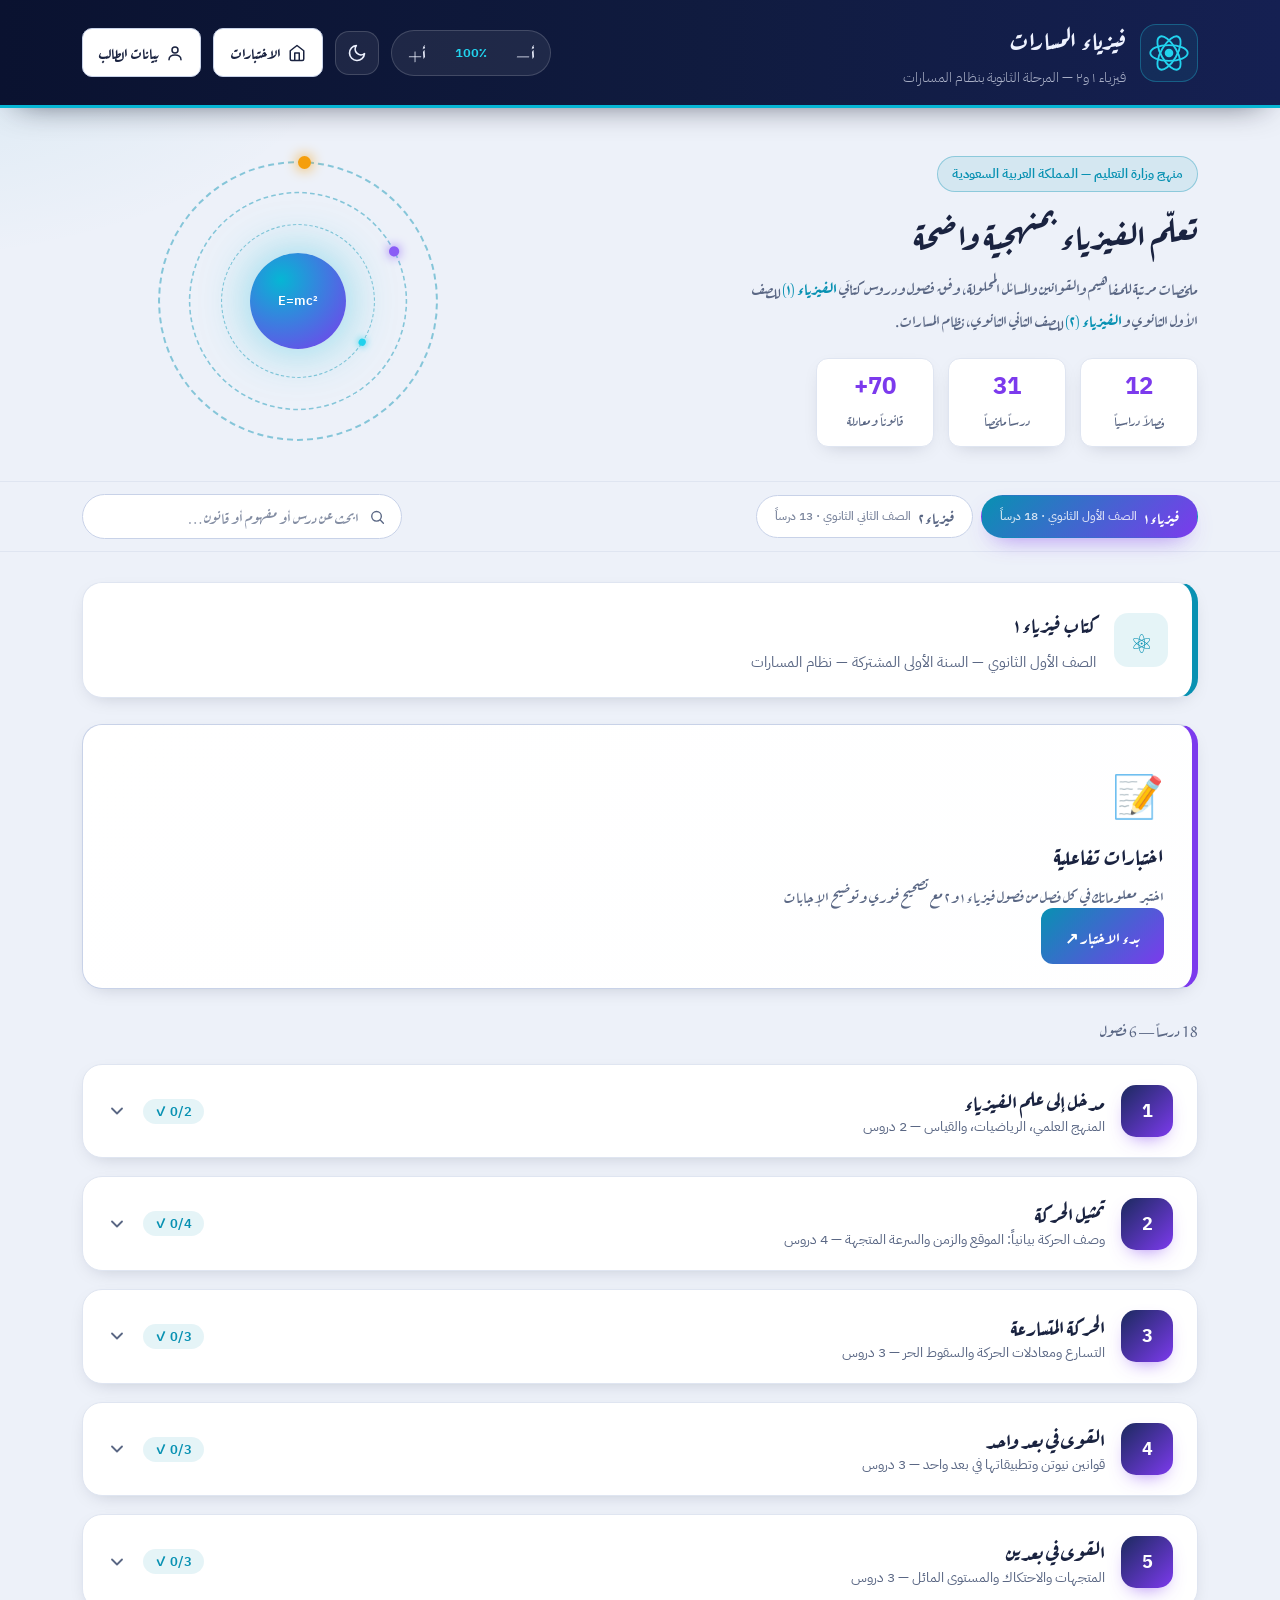
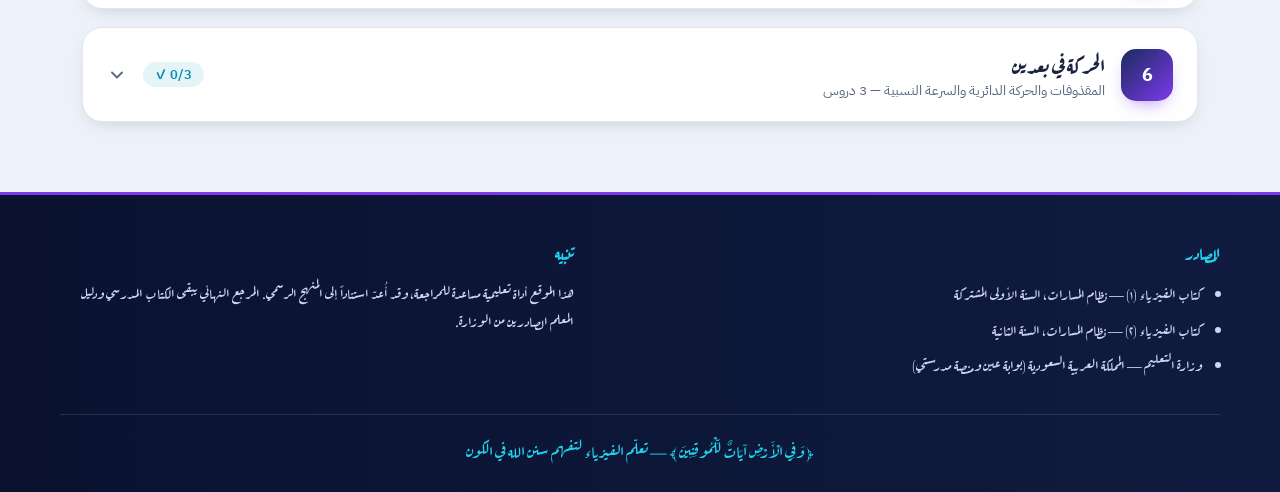
<file: index.html>
<!DOCTYPE html>
<html lang="ar" dir="rtl" data-theme="light">
<head>
  <meta charset="UTF-8" />
  <meta name="viewport" content="width=device-width, initial-scale=1.0" />
  <meta name="description" content="ملخصات وتدريبات مادة الفيزياء للمرحلة الثانوية — نظام المسارات السعودي: فيزياء ١ للصف الأول الثانوي وفيزياء ٢ للصف الثاني الثانوي، وفق كتب وزارة التعليم." />
  <meta name="theme-color" content="#101b3f" />
  <title>فيزياء المسارات — فيزياء ١ و٢ للمرحلة الثانوية</title>

  <link rel="preconnect" href="https://fonts.googleapis.com" />
  <link rel="preconnect" href="https://fonts.gstatic.com" crossorigin />
  <link href="https://fonts.googleapis.com/css2?family=Aref+Ruqaa:wght@400;700&family=IBM+Plex+Sans+Arabic:wght@300;400;500;600;700&family=Amiri:ital,wght@0,400;0,700;1,400&display=swap" rel="stylesheet" />
  <link rel="stylesheet" href="style.css" />
  <link rel="manifest" href="manifest.json" />
  <link rel="apple-touch-icon" href="icons/apple-touch-icon-180.svg" />
</head>
<body>
  <!-- ============ الترويسة ============ -->
  <header class="site-header">
    <div class="header-inner">
      <div class="brand">
        <span class="brand-atom" aria-hidden="true">
          <svg viewBox="0 0 64 64" width="46" height="46">
            <circle cx="32" cy="32" r="6" fill="currentColor"/>
            <ellipse cx="32" cy="32" rx="26" ry="11" fill="none" stroke="currentColor" stroke-width="2.6"/>
            <ellipse cx="32" cy="32" rx="26" ry="11" fill="none" stroke="currentColor" stroke-width="2.6" transform="rotate(60 32 32)"/>
            <ellipse cx="32" cy="32" rx="26" ry="11" fill="none" stroke="currentColor" stroke-width="2.6" transform="rotate(120 32 32)"/>
          </svg>
        </span>
        <div class="brand-text">
          <h1>فيزياء المسارات</h1>
          <p>فيزياء ١ و٢ — المرحلة الثانوية بنظام المسارات</p>
        </div>
      </div>

      <div class="header-controls">
        <!-- التحكم بحجم الخط -->
        <div class="font-controls" role="group" aria-label="حجم الخط">
          <button id="fontDec" class="ctrl-btn" title="تصغير الخط">أ−</button>
          <span id="fontValue" class="font-value" title="حجم الخط الحالي">100٪</span>
          <button id="fontInc" class="ctrl-btn" title="تكبير الخط">أ+</button>
        </div>

        <!-- تبديل الثيم -->
        <button id="themeToggle" class="theme-toggle" title="تبديل الوضع الليلي/النهاري" aria-label="تبديل الثيم">
          <svg class="icon-moon" viewBox="0 0 24 24" width="20" height="20">
            <path d="M21 12.8A9 9 0 1 1 11.2 3a7 7 0 0 0 9.8 9.8Z" fill="none" stroke="currentColor" stroke-width="2" stroke-linejoin="round"/>
          </svg>
          <svg class="icon-sun" viewBox="0 0 24 24" width="20" height="20">
            <circle cx="12" cy="12" r="4.5" fill="none" stroke="currentColor" stroke-width="2"/>
            <g stroke="currentColor" stroke-width="2" stroke-linecap="round">
              <path d="M12 2v3M12 19v3M2 12h3M19 12h3M4.9 4.9l2.1 2.1M17 17l2.1 2.1M19.1 4.9 17 7M7 17l-2.1 2.1"/>
            </g>
          </svg>
        </button>

        <!-- رابط صفحة الاختبارات (يفتح في صفحة مستقلة) -->
        <a href="exams.html" target="_blank" rel="noopener noreferrer" class="exams-link" title="الانتقال إلى صفحة الاختبارات التفاعلية" aria-label="الاختبارات">
          <svg viewBox="0 0 24 24" width="18" height="18" aria-hidden="true">
            <path d="M3 9l9-7 9 7v11a2 2 0 0 1-2 2H5a2 2 0 0 1-2-2z" fill="none" stroke="currentColor" stroke-width="2" stroke-linejoin="round"/>
            <polyline points="9 22 9 12 15 12 15 22" fill="none" stroke="currentColor" stroke-width="2" stroke-linejoin="round"/>
          </svg>
          <span>الاختبارات</span>
        </a>

        <!-- رابط صفحة بيانات الطالب -->
        <a href="student-data.html" class="exams-link" title="الدخول إلى صفحة بيانات الطالب" aria-label="بيانات الطالب">
          <svg viewBox="0 0 24 24" width="18" height="18" aria-hidden="true">
            <circle cx="12" cy="8" r="4" fill="none" stroke="currentColor" stroke-width="2"/>
            <path d="M4 21c0-4 3.6-6.5 8-6.5s8 2.5 8 6.5" fill="none" stroke="currentColor" stroke-width="2" stroke-linecap="round"/>
          </svg>
          <span>بيانات الطالب</span>
        </a>
      </div>
    </div>
  </header>

  <!-- ============ البطل ============ -->
  <section class="hero">
    <div class="hero-inner">
      <div class="hero-text">
        <span class="hero-badge">منهج وزارة التعليم — المملكة العربية السعودية</span>
        <h2>تعلّم الفيزياء بمنهجية واضحة</h2>
        <p>
          ملخصات مرتبة للمفاهيم والقوانين والمسائل المحلولة، وفق فصول ودروس كتابَي
          <strong>الفيزياء (١)</strong> للصف الأول الثانوي و<strong>الفيزياء (٢)</strong> للصف الثاني الثانوي،
          نظام المسارات.
        </p>
        <div class="hero-stats">
          <div class="stat"><span class="stat-num">12</span><span class="stat-label">فصلاً دراسياً</span></div>
          <div class="stat"><span class="stat-num">31</span><span class="stat-label">درساً ملخصاً</span></div>
          <div class="stat"><span class="stat-num">70+</span><span class="stat-label">قانوناً ومعادلة</span></div>
        </div>
      </div>
      <div class="hero-art" aria-hidden="true">
        <div class="orbit orbit-a"></div>
        <div class="orbit orbit-b"></div>
        <div class="orbit orbit-c"></div>
        <div class="nucleus">E=mc²</div>
      </div>
    </div>
  </section>

  <!-- ============ اختيار الكتاب + البحث ============ -->
  <nav class="book-nav">
    <div class="book-nav-inner">
      <div id="bookTabs" class="book-tabs" role="tablist" aria-label="اختيار الكتاب"></div>
      <div class="search-box">
        <svg viewBox="0 0 24 24" width="18" height="18" aria-hidden="true">
          <circle cx="11" cy="11" r="7" fill="none" stroke="currentColor" stroke-width="2"/>
          <path d="M16.5 16.5 21 21" stroke="currentColor" stroke-width="2" stroke-linecap="round"/>
        </svg>
        <input id="searchInput" type="search" placeholder="ابحث عن درس أو مفهوم أو قانون…" autocomplete="off" />
      </div>
    </div>
  </nav>

  <main class="container">
    <!-- بطاقة تعريف الكتاب -->
    <section id="bookInfo" class="book-info"></section>

    <!-- بطاقة الاختبارات السريعة -->
    <section class="exams-card">
      <div class="exams-card-inner">
        <div class="exams-card-icon" aria-hidden="true">📝</div>
        <div class="exams-card-text">
          <h3>اختبارات تفاعلية</h3>
          <p>اختبر معلوماتك في كل فصل من فصول فيزياء ١ و ٢ مع تصحيح فوري وتوضيح الإجابات</p>
        </div>
        <a href="exams.html" target="_blank" rel="noopener noreferrer" class="exams-card-btn">بدء الاختبار ↗</a>
      </div>
    </section>

    <!-- التصفية -->
    <div class="toolbar">
      <p id="resultInfo" class="result-info"></p>
      <button id="clearSearch" class="text-btn hidden">مسح البحث</button>
    </div>

    <!-- الفصول -->
    <section id="chapters" class="chapters" aria-live="polite"></section>

    <!-- لا نتائج -->
    <div id="emptyState" class="empty hidden">
      <svg viewBox="0 0 24 24" width="54" height="54" aria-hidden="true">
        <circle cx="11" cy="11" r="7" fill="none" stroke="currentColor" stroke-width="1.6"/>
        <path d="M16.5 16.5 21 21" stroke="currentColor" stroke-width="1.6" stroke-linecap="round"/>
      </svg>
      <h3>لا توجد نتائج مطابقة</h3>
      <p>جرّب كلمة بحث أخرى مثل: التسارع، الزخم، الجاذبية…</p>
    </div>
  </main>

  <!-- ============ الفوتر ============ -->
  <footer class="site-footer">
    <div class="footer-inner">
      <div class="footer-col">
        <h4>المصادر</h4>
        <ul>
          <li>كتاب الفيزياء (١) — نظام المسارات، السنة الأولى المشتركة</li>
          <li>كتاب الفيزياء (٢) — نظام المسارات، السنة الثانية</li>
          <li>وزارة التعليم — المملكة العربية السعودية (بوابة عين ومنصة مدرستي)</li>
        </ul>
      </div>
      <div class="footer-col">
        <h4>تنبيه</h4>
        <p>
          هذا الموقع أداة تعليمية مساعدة للمراجعة، وقد أُعدّ استناداً إلى المنهج الرسمي.
          المرجع النهائي يبقى الكتاب المدرسي ودليل المعلم الصادرين من الوزارة.
        </p>
      </div>
    </div>
    <p class="footer-note">﴿ وَفِي الْأَرْضِ آيَاتٌ لِّلْمُوقِنِينَ ﴾ — تعلّم الفيزياء لتفهم سنن الله في الكون</p>
  </footer>

  <!-- ============ نافذة الدرس ============ -->
  <div id="modal" class="modal hidden" role="dialog" aria-modal="true" aria-labelledby="modalTitle">
    <div class="modal-backdrop" data-close></div>
    <div class="modal-card">
      <button class="modal-close" data-close aria-label="إغلاق">&times;</button>
      <div class="modal-head">
        <span id="modalChapter" class="chip"></span>
        <span id="modalLesson" class="chip chip-soft"></span>
      </div>
      <h2 id="modalTitle"></h2>
      <p id="modalSummary" class="modal-summary"></p>

      <div id="modalConcepts" class="modal-section"></div>
      <div id="modalFormulas" class="modal-section"></div>
      <div id="modalExample" class="modal-section"></div>
      <div id="modalTip" class="modal-tip"></div>
    </div>
  </div>

  <button id="toTop" class="to-top" title="أعلى الصفحة" aria-label="أعلى الصفحة">↑</button>

  <script src="data.js"></script>
  <script src="app.js"></script>
  <script>
    if ('serviceWorker' in navigator) {
      const isLocalhost = location.hostname === 'localhost' || location.hostname === '127.0.0.1';
      const isPreview = window.self !== window.top;
      const excludedPaths = ['/login', '/oauth', '/auth'];
      const pathname = location.pathname;

      if (!isLocalhost && !isPreview && !excludedPaths.some(p => pathname.startsWith(p))) {
        navigator.serviceWorker.register('sw.js')
          .then(reg => console.log('Service Worker registered:', reg.scope))
          .catch(err => console.log('Service Worker registration failed:', err));
      }
    }
  </script>
</body>
</html>
</file>
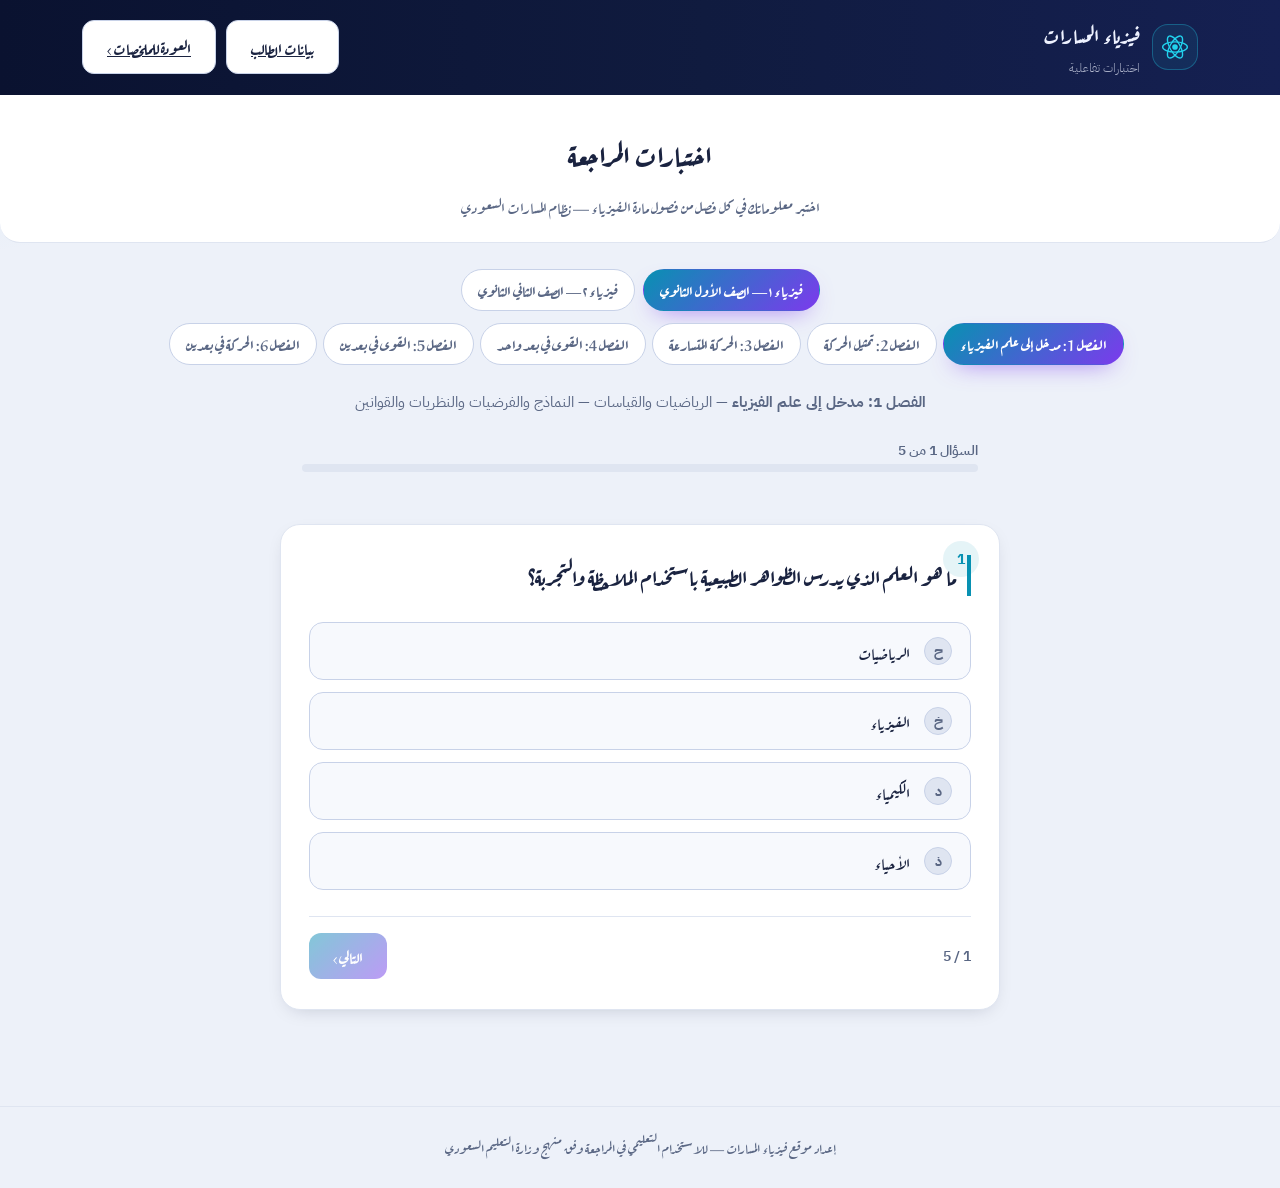
<file: exams.html>
<!DOCTYPE html>
<html lang="ar" dir="rtl" data-theme="light">
<head>
  <meta charset="UTF-8" />
  <meta name="viewport" content="width=device-width, initial-scale=1.0" />
  <meta name="description" content="اختبارات تفاعلية في مادة الفيزياء للمرحلة الثانوية — نظام المسارات السعودي (فيزياء ١ و ٢)" />
  <meta name="theme-color" content="#101b3f" />
  <title>اختبارات فيزياء المسارات — فيزياء ١ و ٢ للمرحلة الثانوية</title>

  <link rel="preconnect" href="https://fonts.googleapis.com" />
  <link rel="preconnect" href="https://fonts.gstatic.com" crossorigin />
  <link href="https://fonts.googleapis.com/css2?family=Aref+Ruqaa:wght@400;700&family=IBM+Plex+Sans+Arabic:wght@300;400;500;600;700&display=swap" rel="stylesheet" />
  <link rel="stylesheet" href="style.css" />
  <link rel="manifest" href="manifest.json" />
  <link rel="apple-touch-icon" href="icons/apple-touch-icon-180.svg" />
  <style>
    /* ================= صفحة الاختبارات — تنسيق إضافي ================= */
    .exams-header {
      text-align: center;
      padding: 30px 22px 20px;
      background: var(--surface);
      border-bottom: 1px solid var(--line);
      margin-bottom: 26px;
      border-radius: 0 0 var(--radius) var(--radius);
    }
    .exams-header h1 {
      margin: 0 0 8px;
      font-size: 1.8rem;
      color: var(--text);
    }
    .exams-header p {
      margin: 0;
      color: var(--text-soft);
      font-size: 1rem;
    }

    /* اختيار الكتاب والفصل */
    .selector-bar {
      max-width: 1160px;
      margin: 0 auto 22px;
      padding: 0 22px;
      display: flex;
      gap: 12px;
      flex-wrap: wrap;
      justify-content: center;
      align-items: center;
    }

    .book-tabs-exams { display: flex; gap: 8px; flex-wrap: wrap; }

    .chapter-tabs {
      display: flex;
      gap: 6px;
      flex-wrap: wrap;
      margin-left: 12px;
    }

    .tab-btn {
      padding: 8px 16px;
      border-radius: 999px;
      border: 1.5px solid var(--line-strong);
      background: var(--surface);
      color: var(--text-soft);
      font-family: var(--font-ruqaa);
      font-size: .95rem;
      font-weight: 700;
      cursor: pointer;
      transition: all .2s;
      white-space: nowrap;
    }

    .tab-btn:hover { border-color: var(--accent); color: var(--accent); }
    .tab-btn.active {
      background: linear-gradient(135deg, var(--cyan-600), var(--violet-600));
      border-color: transparent;
      color: #fff;
      box-shadow: 0 10px 24px -12px color-mix(in srgb, var(--violet-600) 70%, transparent);
    }

    /* معلومات الفصل */
    .chapter-info {
      max-width: 1160px;
      margin: 0 auto 18px;
      padding: 0 22px;
      text-align: center;
      color: var(--text-soft);
      font-size: .95rem;
      font-family: var(--font-math);
      display: none;
    }
    .chapter-info.show { display: block; }

    /* بطاقة السؤال */
    .question-card {
      max-width: 720px;
      margin: 0 auto 26px;
      background: var(--surface);
      border: 1px solid var(--line);
      border-radius: var(--radius);
      padding: 30px 28px;
      box-shadow: var(--shadow-sm);
      position: relative;
      overflow: hidden;
    }

    .question-number {
      position: absolute;
      top: 16px;
      inset-inline-start: 20px;
      width: 36px;
      height: 36px;
      border-radius: 50%;
      background: var(--accent-soft);
      color: var(--accent);
      font-family: var(--font-math);
      font-weight: 700;
      font-size: .85rem;
      display: grid;
      place-items: center;
    }

    .question-text {
      font-family: var(--font-ruqaa);
      font-size: 1.35rem;
      font-weight: 700;
      color: var(--text);
      line-height: 1.9;
      margin: 0 0 26px;
      padding-inline-start: 10px;
      border-inline-start: 4px solid var(--accent);
    }

    .options {
      display: grid;
      gap: 12px;
    }

    .option-btn {
      display: flex;
      align-items: center;
      gap: 14px;
      padding: 14px 18px;
      border: 1.5px solid var(--line-strong);
      border-radius: 14px;
      background: var(--bg-soft);
      color: var(--text);
      font-family: var(--font-ruqaa);
      font-size: 1.05rem;
      font-weight: 500;
      cursor: pointer;
      text-align: start;
      transition: all .2s;
      position: relative;
    }

    .option-btn:hover { border-color: var(--accent); background: var(--accent-soft); }
    .option-btn.selected { border-color: var(--accent); background: var(--accent-soft); color: var(--accent); }
    .option-btn.correct { border-color: #059669; background: color-mix(in srgb, #059669 10%, transparent); color: #065f46; }
    .option-btn.wrong { border-color: #dc2626; background: color-mix(in srgb, #dc2626 10%, transparent); color: #991b1b; }

    .option-letter {
      width: 28px;
      height: 28px;
      border-radius: 50%;
      background: var(--line);
      color: var(--text-soft);
      font-family: var(--font-math);
      font-weight: 700;
      font-size: .85rem;
      display: grid;
      place-items: center;
      flex-shrink: 0;
      border: 1.5px solid var(--line-strong);
    }

    .option-btn.selected .option-letter,
    .option-btn.correct .option-letter,
    .option-btn.wrong .option-letter {
      color: #fff;
      border-color: transparent;
    }
    .option-btn.selected .option-letter { background: var(--accent); }
    .option-btn.correct .option-letter { background: #059669; }
    .option-btn.wrong .option-letter { background: #dc2626; }

    /* الشريط السفلي للسؤال */
    .question-footer {
      display: flex;
      justify-content: space-between;
      align-items: center;
      margin-top: 26px;
      padding-top: 16px;
      border-top: 1px solid var(--line);
      flex-wrap: wrap;
      gap: 12px;
    }

    .progress-text {
      font-family: var(--font-math);
      font-size: .9rem;
      color: var(--text-soft);
      font-weight: 600;
    }

    .next-btn {
      padding: 10px 24px;
      border-radius: 12px;
      border: none;
      background: linear-gradient(135deg, var(--cyan-600), var(--violet-600));
      color: #fff;
      font-family: var(--font-ruqaa);
      font-weight: 700;
      font-size: 1rem;
      cursor: pointer;
      transition: opacity .2s, transform .15s;
      opacity: .5;
      pointer-events: none;
    }

    .next-btn:enabled { opacity: 1; pointer-events: auto; }
    .next-btn:hover:enabled { transform: translateY(-2px); }

    /* شريط التقدم */
    .progress-wrap {
      max-width: 720px;
      margin: 0 auto 22px;
      padding: 0 22px;
    }

    .progress-bar {
      height: 8px;
      background: var(--line);
      border-radius: 999px;
      overflow: hidden;
      width: 100%;
    }

    .progress-fill {
      height: 100%;
      background: linear-gradient(90deg, var(--cyan-500), var(--violet-600));
      width: 0%;
      transition: width .3s ease;
      border-radius: 999px;
    }

    /* نتيجة الاختبار */
    .results-screen {
      max-width: 640px;
      margin: 40px auto;
      padding: 40px 22px;
      text-align: center;
      display: none;
    }

    .results-screen.show { display: block; }

    .score-big {
      font-family: var(--font-math);
      font-size: 4rem;
      font-weight: 800;
      color: var(--accent);
      line-height: 1;
      margin-bottom: 8px;
    }

    .results-screen h2 {
      font-size: 1.8rem;
      color: var(--text);
      margin: 0 0 12px;
    }

    .results-screen p {
      color: var(--text-soft);
      font-size: 1.05rem;
      margin-bottom: 24px;
    }

    .review-list {
      max-width: 720px;
      margin: 0 auto;
      text-align: start;
    }

    .review-item {
      background: var(--surface);
      border: 1px solid var(--line);
      border-radius: 14px;
      padding: 16px 20px;
      margin-bottom: 12px;
      display: flex;
      gap: 14px;
      align-items: flex-start;
    }

    .review-item.correct { border-inline-start: 4px solid #059669; }
    .review-item.wrong { border-inline-start: 4px solid #dc2626; }

    .review-result {
      width: 24px;
      height: 24px;
      border-radius: 50%;
      display: grid;
      place-items: center;
      font-family: var(--font-math);
      font-weight: 800;
      font-size: .8rem;
      flex-shrink: 0;
    }
    .review-item.correct .review-result { background: #059669; color: #fff; }
    .review-item.wrong .review-result { background: #dc2626; color: #fff; }

    .review-q { flex: 1; font-family: var(--font-ruqaa); font-size: 1rem; color: var(--text); line-height: 1.7; }
    .review-q b { color: var(--accent-2); }

    .review-answer {
      font-family: var(--font-math);
      font-size: .85rem;
      color: var(--text-soft);
      margin-top: 4px;
    }

    /* أزرار التحكم */
    .control-group {
      display: flex;
      gap: 10px;
      justify-content: center;
      margin-top: 22px;
      flex-wrap: wrap;
    }

    .ctrl-btn-exams {
      padding: 10px 24px;
      border-radius: 12px;
      border: 1.5px solid var(--line-strong);
      background: var(--surface);
      color: var(--text);
      font-family: var(--font-ruqaa);
      font-weight: 700;
      font-size: 1rem;
      cursor: pointer;
      transition: all .2s;
    }

    .ctrl-btn-exams.primary {
      background: linear-gradient(135deg, var(--cyan-600), var(--violet-600));
      border-color: transparent;
      color: #fff;
    }

    .ctrl-btn-exams:hover { border-color: var(--accent); color: var(--accent); transform: translateY(-2px); }
    .ctrl-btn-exams.primary:hover { transform: translateY(-2px); }

    /*返回 */
    .back-home {
      display: inline-flex;
      align-items: center;
      gap: 8px;
      margin-top: 26px;
      color: var(--accent);
      font-family: var(--font-ruqaa);
      font-weight: 700;
      font-size: 1rem;
      text-decoration: none;
      transition: color .2s;
    }

    .back-home:hover { color: var(--accent-2); text-decoration: underline; }

    /* الفوتر */
    .exams-footer {
      text-align: center;
      padding: 26px 22px;
      color: var(--text-soft);
      font-size: .88rem;
      border-top: 1px solid var(--line);
    }

    @media (max-width: 640px) {
      .question-card { padding: 20px 16px; }
      .question-text { font-size: 1.15rem; }
      .option-btn { padding: 12px 16px; font-size: 1rem; }
      .score-big { font-size: 3rem; }
      .selector-bar { justify-content: center; }
    }
  </style>
</head>
<body>

  <!-- شريط علوي سريع -->
  <header class="site-header" style="position:static; box-shadow:none; border-bottom:none; background:linear-gradient(90deg, var(--navy-900), var(--navy-800) 55%, #152052);">
    <div class="header-inner" style="justify-content:space-between;">
      <div class="brand" style="gap:12px;">
        <div class="brand-atom" style="width:46px;height:46px;">
          <svg viewBox="0 0 64 64" width="36" height="36">
            <circle cx="32" cy="32" r="5" fill="currentColor"/>
            <ellipse cx="32" cy="32" rx="22" ry="9" fill="none" stroke="currentColor" stroke-width="2.4"/>
            <ellipse cx="32" cy="32" rx="22" ry="9" fill="none" stroke="currentColor" stroke-width="2.4" transform="rotate(60 32 32)"/>
            <ellipse cx="32" cy="32" rx="22" ry="9" fill="none" stroke="currentColor" stroke-width="2.4" transform="rotate(120 32 32)"/>
          </svg>
        </div>
        <div class="brand-text">
          <h1 style="font-size:1.3rem;">فيزياء المسارات</h1>
          <p style="font-size:.78rem;">اختبارات تفاعلية</p>
        </div>
      </div>
      <div style="display:flex; align-items:center; gap:10px; flex-wrap:wrap;">
        <a href="student-data.html" class="ctrl-btn-exams" style="margin-top:0;">بيانات الطالب</a>
        <a href="index.html" class="ctrl-btn-exams" style="margin-top:0;">العودة للملخصات ›</a>
      </div>
    </div>
  </header>

  <section class="exams-header">
    <h1>اختبارات المراجعة</h1>
    <p>اختبر معلوماتك في كل فصل من فصول مادة الفيزياء — نظام المسارات السعودي</p>
  </section>

  <div class="selector-bar">
    <div class="book-tabs-exams" role="tablist" aria-label="اختيار الكتاب">
      <button class="tab-btn active" data-book="p1" role="tab">فيزياء ١ — الصف الأول الثانوي</button>
      <button class="tab-btn" data-book="p2" role="tab">فيزياء ٢ — الصف الثاني الثانوي</button>
    </div>
    <div class="chapter-tabs" id="chapterTabs" role="tablist"></div>
  </div>

  <div class="chapter-info" id="chapterInfo"></div>

  <div class="progress-wrap">
    <div class="progress-text" id="progressText">السؤال 0 من 0</div>
    <div class="progress-bar"><div class="progress-fill" id="progressFill"></div></div>
  </div>

  <main class="container">
    <!-- واجهة السؤال -->
    <div id="quizInterface" style="display:none;">
      <div class="question-card">
        <span class="question-number" id="qNum">1</span>
        <h2 class="question-text" id="questionText"></h2>
        <div class="options" id="optionsContainer"></div>
        <div class="question-footer">
          <span class="progress-text" id="footerProgress">0 / 0</span>
          <button class="next-btn" id="nextBtn">التالي ›</button>
        </div>
      </div>
    </div>

    <!-- واجهة النتيجة -->
    <div id="resultsScreen" class="results-screen">
      <div class="score-big" id="scoreDisplay">0%</div>
      <h2 id="resultTitle">جهد ممتاز!</h2>
      <p id="resultMessage">لقد أنهيت الاختبار بنجاح</p>
      <div class="review-list" id="reviewList"></div>
      <div class="control-group">
        <button class="ctrl-btn-exams primary" id="restartBtn">إعادة الاختبار</button>
        <button class="ctrl-btn-exams" id="changeChapterBtn">اختيار فصل آخر</button>
      </div>
      <a href="index.html" class="back-home">← العودة إلى الملخصات</a>
    </div>
  </main>

  <footer class="exams-footer">
    إعداد موقع فيزياء المسارات — للاستخدام التعليمي في المراجعة وفق منهج وزارة التعليم السعودي
  </footer>

  <script>
    /* =========================================================
       بيانات الأسئلة — فيزياء المسارات (مأخوذة من كتب وزارة التعليم)
       ========================================================= */
    const EXAMS = {
      p1: { // فيزياء ١ — الصف الأول الثانوي
        label: "فيزياء ١",
        chapters: [
          {
            num: "1",
            title: "مدخل إلى علم الفيزياء",
            desc: "الرياضيات والقياسات — النماذج والفرضيات والنظريات والقوانين",
            questions: [
              {
                q: "ما هو العلم الذي يدرس الظواهر الطبيعية باستخدام الملاحظة والتجربة؟",
                options: ["الرياضيات", "الفيزياء", "الكيمياء", "الأحياء"],
                answer: 1,
                expl: "الفيزياء علم تجريبي يدرس المادة والطاقة والتفاعلات بينهما."
              },
              {
                q: "وحدة الطول الأساسية في النظام الدولي (SI) هي:",
                options: ["السنتيمتر", "المليمتر", "المتر", "الكيلومتر"],
                answer: 2,
                expl: "المتر (m) هو الوحدة الأساسية لقياس الطول في النظام الدولي."
              },
              {
                q: "الرقم 0.00450 بعدد الأرقام المعنوية يساوي:",
                options: ["رقم واحد", "رقمان", "ثلاثة أرقام", "أربعة أرقام"],
                answer: 2,
                expl: "الأصفار الزائدة على اليمين بعد الفاصلة العشرية تكون معنوية، لذا 4 و 5 و 0 آخر = 3 أرقام معنوية."
              },
              {
                q: "القابلية للتكرار في القياسات تدل على:",
                options: ["الدقة", "الضبط", "الخطأ النسبي", "الأهمية"],
                answer: 1,
                expl: "الضبط (Precision) يعني تقارب النتائج المكررة، بينما الدقة تعني قرب القيمة من الحقيقة."
              },
              {
                q: "أي العلاقة التالية تمثل نموذجاً فيزيائياً؟",
                options: ["صورة فوتوغرافية", "معادلة رياضية تصف الظاهرة", "قصة خيالية", "رسم فني"],
                answer: 1,
                expl: "النموذج الفيزيائي هو تمثيل مبسط (غالباً رياضي) لظاهرة معقدة لتفسيرها والتنبؤ بسلوكها."
              }
            ]
          },
          {
            num: "2",
            title: "تمثيل الحركة",
            desc: "النموذج الجسيمي — الموقع والزمن — منحنى الموقع-الزمن — السرعة المتجهة",
            questions: [
              {
                q: "الكمية التي لها مقدار واتجاه معاً تسمى:",
                options: ["كمية قياسية", "كمية متجهة", "كمية معقدة", "كمية ثابتة"],
                answer: 1,
                expl: "الكمية المتجهة مثل الإزاحة والسرعة المتجهة والقوة، لها مقدار واتجاه."
              },
              {
                q: "الإزاحة تساوي:",
                options: ["الموقع الابتدائي − الموقع النهائي", "الموقع النهائي − الموقع الابتدائي", "المسافة ÷ الزمن", "السرعة × الزمن"],
                answer: 1,
                expl: "Δd = d<sub>f</sub> − d<sub>i</sub>، الإزاحة التغير في الموقع من البداية للنهاية."
              },
              {
                q: "إذا قطع جسم مسافة 100 م في اتجاه واحد ثم عاد إلى نقطة البداية، فإن إزاحته تساوي:",
                options: ["100 م", "200 م", "صفر", "50 م"],
                answer: 2,
                expl: "الإزاحة تعتمد على نقطة البداية والنهاية فقط، وبما أنه عاد لنفس النقطة فالإزاحة صفر."
              },
              {
                q: "ميل منحنى (الموقع − الزمن) يمثل:",
                options: ["التسارع", "القوة", "السرعة المتجهة المتوسطة", "الطاقة"],
                answer: 2,
                expl: "ميل خط الموقع-زمن = التغير في الموقع ÷ التغير في الزمن = السرعة المتجهة."
              },
              {
                q: "السرعة اللحظية تُستدل عليها من:",
                options: ["ميل المماس لمنحنى الموقع-زمن", "متوسط السرعات", "المسافة الكلية", "زمن الراحة"],
                answer: 0,
                expl: "السرعة اللحظية عند لحظة معينة تساوي ميل المماس للمنحنى عند تلك النقطة."
              }
            ]
          },
          {
            num: "3",
            title: "الحركة المتسارعة",
            desc: "التسارع — الحركة بتسارع ثابت — السقوط الحر",
            questions: [
              {
                q: "التسارع معرف رياضياً بأنه:",
                options: ["تغير المكان ÷ الزمن", "تغير السرعة ÷ الزمن", "القوة × الكتلة", "المسافة × الزمن"],
                answer: 1,
                expl: "a = Δv / Δt، معدل تغير السرعة المتجهة بالنسبة للزمن."
              },
              {
                q: "جسم انطلق من السكون بتسارع 2 م/ث² لمدة 5 ثوانٍ. سرعته النهائية تساوي:",
                options: ["5 م/ث", "10 م/ث", "25 م/ث", "0 م/ث"],
                answer: 1,
                expl: "v = v₀ + at = 0 + 2 × 5 = 10 م/ث."
              },
              {
                q: "في السقوط الحر (إهمال مقاومة الهواء)، تسارع الجاذبية يساوي تقريباً:",
                options: ["9.8 م/ث²", "10 م/ث", "9.8 م/ث", "صفر"],
                answer: 0,
                expl: "g ≈ 9.8 م/ث² قرب سطح الأرض، واتجاهه نحو الأسفل."
              },
              {
                q: "أي معادلة تُستخدم لإيجاد السرعة النهائية بدون الزمن؟",
                options: ["v = v₀ + at", "d = v₀t + ½at²", "v² = v₀² + 2ad", "d = ½(v₀ + v)t"],
                answer: 2,
                expl: "المعادلة الثالثة تربط بين السرعتين والتسارع والإزاحة دون الحاجة للزمن."
              },
              {
                q: "عند أقصى ارتفاع في القذف الرأسي لأعلى، تكون السرعة:",
                options: ["أقصى قيمة", "صفر", "تسارع الجاذبية", "غير محددة"],
                answer: 1,
                expl: "عند أعلى نقطة يتوقف الجسم لحظة قبل أن يبدأ السقوط، لذا سرعته الرأسية تساوي صفر."
              }
            ]
          },
          {
            num: "4",
            title: "القوى في بعد واحد",
            desc: "القوة والحركة — قوانين نيوتن — قوى التأثير المتبادل",
            questions: [
              {
                q: "قانون نيوتن الأول يسمى أيضاً:",
                options: ["قانون الدفع والزخم", "قانون القصور الذاتي", "قانون التفاعل", "قانون الطاقة"],
                answer: 1,
                expl: "الجسم يبقى على حالته (سكون أو حركة منتظمة) ما لم تؤثر فيه قوة محصلة غير صفرية."
              },
              {
                q: "حسب قانون نيوتن الثاني: F = ma، إذا ضُعفت الكتلة وثابتت القوة، فإن التسارع:",
                options: ["يتضاعف", "ينصف", "يظل ثابتاً", "يصبح صفراً"],
                answer: 1,
                expl: "التسارع عكسي التناسب مع الكتلة، لذلك مضاعفة الكتلة ينصف التسارع."
              },
              {
                q: "وزن جسم كتلته 10 كجم على سطح الأرض (g=9.8) يساوي:",
                options: ["10 نيوتن", "9.8 نيوتن", "98 نيوتن", "980 نيوتن"],
                answer: 2,
                expl: "W = mg = 10 × 9.8 = 98 نيوتن."
              },
              {
                q: "مخطط الجسم الحر يمثل:",
                options: ["جميع القوى في الكون", "القوى المؤثرة في الجسم فقط", "القوى التي يؤثر بها الجسم", "الطاقة الحركية"],
                answer: 1,
                expl: "نرسم الجسم كنقطة ونوضح القوى المؤثرة فيه فقط."
              },
              {
                q: "لكل فعل رد فعل مساوٍ في المقدار ومعاكس في الاتجاه. هذا القانون هو:",
                options: ["نيوتن الأول", "نيوتن الثاني", "نيوتن الثالث", "قانون حفظ الطاقة"],
                answer: 2,
                expl: "قوى التأثير المتبادل تؤثر في جسمين مختلفين، ولا تلغي بعضها."
              }
            ]
          },
          {
            num: "5",
            title: "القوى في بعدين",
            desc: "المتجهات — الاحتكاك — القوة والحركة في بُعدين",
            questions: [
              {
                q: "مجموع متجهين متعامدين مقداراهما 3 و 4 يساوي:",
                options: ["7", "5", "12", "1"],
                answer: 1,
                expl: "بنظرية فيثاغورس: √(3² + 4²) = √25 = 5."
              },
              {
                q: "أي نوع الاحتكاك أكبر عادة؟",
                options: ["الحركي", "السكوني", "متساويان", "لا يوجد"],
                answer: 1,
                expl: "الاحتكاك السكوني (قبل بدء الحركة) أكبر من الاحتكاك الحركي (أثناء الحركة)."
              },
              {
                q: "القوة العمودية على سطح أفقي لجسم كتلته m تساوي:",
                options: ["صفر", "mg", "mg sinθ", "mg cosθ"],
                answer: 1,
                expl: "على سطح أفقي، FN = وزن الجسم = mg."
              },
              {
                q: "مركبة القوة F المؤثرة بزاوية θ مع المحور الأفقي في الاتجاه الأفقي تساوي:",
                options: ["F sinθ", "F cosθ", "F tanθ", "F"],
                answer: 1,
                expl: "F<sub>x</sub> = F cosθ هي المركبة الأفقية."
              },
              {
                q: "على مستوى مائل زاويته θ دون احتكاك، تسارع الجسم يساوي:",
                options: ["g", "g sinθ", "g cosθ", "g tanθ"],
                answer: 1,
                expl: "a = g sinθ، المكون الموازي للمستوى من وزن الجسم يسبب التسارع."
              }
            ]
          },
          {
            num: "6",
            title: "الحركة في بعدين",
            desc: "حركة المقذوف — الحركة الدائرية — السرعة المتجهة النسبية",
            questions: [
              {
                q: "في حركة المقذوف، المركبة الأفقية للسرعة:",
                options: ["تزيد باستمرار", "تنقص باستمرار", "تبقى ثابتة", "تساوي صفراً"],
                answer: 2,
                expl: "بإهمال مقاومة الهواء، لا تؤثر أي قوة أفقية، لذلك السرعة الأفقية ثابتة."
              },
              {
                q: "في الحركة الدائرية المنتظمة، التسارع المركزي اتجاهه:",
                options: ["مماسي للمسار", "نحو المركز", "بعيداً عن المركز", "صفر"],
                answer: 1,
                expl: "التسارع المركزي متجه دائماً نحو مركز الدائرة لتغيير اتجاه السرعة."
              },
              {
                q: "القوة المركزية F<sub>c</sub> تساوي:",
                options: ["m·v²/r", "m·v·r", "v²/r", "m·r²/v"],
                answer: 0,
                expl: "F<sub>c</sub> = m·a<sub>c</sub> = m·v²/r."
              },
              {
                q: "إذا كانت سرعة سيارة 60 كم/س شرقاً ورياح نسبية 20 كم/س شرقاً، فإن السرعة النسبية للسيارة بالنسبة للهواء تساوي:",
                options: ["40 كم/س", "60 كم/س", "80 كم/س", "20 كم/س"],
                answer: 0,
                expl: "v<sub>relative</sub> = 60 − 20 = 40 كم/س."
              },
              {
                q: "زمن التحليق لمقذوف أُطلق من الأرض وعاد إلى نفس المستوى يعتمد على:",
                options: ["السرعة الأفقية فقط", "السرعة الرأسية الابتدائية فقط", "الكتلة", "درجة الحرارة"],
                answer: 1,
                expl: "زمن التحليق T = 2v<sub>y</sub> / g، يعتمد على المركبة الرأسية للسرعة الابتدائية."
              }
            ]
          }
        ]
      },
      p2: { // فيزياء ٢ — الصف الثاني الثانوي
        label: "فيزياء ٢",
        chapters: [
          {
            num: "1",
            title: "الجاذبية",
            desc: "حركة الكواكب — قانون الجذب الكوني",
            questions: [
              {
                q: "وفقاً لقانون كبلر الأول، مدارات الكواكب:",
                options: ["دائرة", "إهليلجية", "مستطيلة", "تضاهوية"],
                answer: 1,
                expl: "الشمس تقع في إحدى بؤرتي المدار الإهليلجي."
              },
              {
                q: "قانون نيوتن للجذب الكوني: F = G m₁m₂ / r²، إذا ضُعفت المسافة بين جسمين، تصبح القوة:",
                options: ["ضعف", "نصف", "ربع", "ضعفین"],
                answer: 2,
                expl: "القوة عكسي التناسب مع مربع المسافة، عند مضاعفة المسافة تصبح القوة ربع قيمتها."
              },
              {
                q: "ثابت الجذب الكوني G يساوي تقريباً:",
                options: ["9.8", "6.67 × 10⁻¹¹", "3 × 10⁸", "6.02 × 10²٣"],
                answer: 1,
                expl: "G = 6.67 × 10⁻¹¹ نيوتن·م²/كجم²، وهو ثابت في كل مكان في الكون."
              },
              {
                q: "تسارع الجاذبية على سطح كوكب يعتمد على:",
                options: ["كتلة الجسم الساقط فقط", "كتلة الكوكب ونصف قطره فقط", "درجة الحرارة", "لون الكوكب"],
                answer: 1,
                expl: "g = GM / R²، حيث M كتلة الكوكب و R نصف قطره، ولا depende على كتلة الجسم الساقط."
              },
              {
                q: "القمر الاصطناعي يبقى في مداره بسبب:",
                options: ["المحركات المستمرة", "قوة الجاذبية الأرضية", "سرعة الضوء", "الضغط الجوي"],
                answer: 1,
                expl: "الجاذبية توفر القوة المركزية اللازمة لجعل القمر يدور حول الأرض في مدار."
              },
              {
                q: "قانون كبلر الثاني ينص على أن الخط الواصل بين الكوكب والشمس يمسح:",
                options: ["مساحات متساوية في أزمنة متساوية", "مسافات متساوية في أزمنة متساوية", "زوايا متساوية في أزمنة متساوية", "سرعات متساوية"],
                answer: 0,
                expl: "القانون الثاني لكبلر (قانون المساحات) ينص على أن نصف القطر المتجه من الشمس إلى الكوكب يمسح مساحات متساوية في أزمنة متساوية."
              },
              {
                q: "قانون كبلر الثالث ينص على أن:",
                options: ["T² ∝ r", "T² ∝ r²", "T² ∝ r³", "T ∝ r³"],
                answer: 2,
                expl: "مربع الوقت الدوري (T²) يتناسب طردياً مع مكعب نصف المحور الرئيسي للمدار (r³)."
              },
              {
                q: "إذا زادت كتلة الكوكب مرتين ونصف قطره ثابت، فإن تسارع الجاذبية على سطحه:",
                options: ["يتضاعف", "ينصف", "يبقى ثابتاً", "يصبح ربع"],
                answer: 0,
                expl: "بما أن g = GM/R²، فإن مضاعفة الكتلة M مع ثبات R يضاعف قيمة g."
              },
              {
                q: "الوزن الظاهري لرائد فضاء في مدار حول الأرض يكون:",
                options: ["صفر", "أكبر من الوزن الحقيقي", "أقل من الوزن الحقيقي", "مساوٍ للوزن الحقيقي"],
                answer: 0,
                expl: "في حالة السقوط الحر حول الأرض، يكون الوزن الظاهري صفراً (عدم اعتناق الوزن)."
              },
              {
                q: "وحدة ثابت الجذب الكوني G في النظام الدولي هي:",
                options: ["نيوتن/كجم", "نيوتن·م²/كجم²", "نيوتن·م/كجم", "نيوتن·م²/كجم"],
                answer: 1,
                expl: "من القانون F = G m₁m₂ / r²، وحدات G هي نيوتن·م²/كجم²."
              },
              {
                q: "القوة الجاذبة بين جسمين كلما زادت المسافة بينهما:",
                options: ["تزيد", "تتناقص", "تبقى ثابتة", "تصبح صفراً"],
                answer: 1,
                expl: "القوة الجاذبة عكسي التناسب مع مربع المسافة، فكلما زادت المسافة قلت القوة."
              }
            ]
          },
          {
            num: "2",
            title: "الحركة الدورانية",
            desc: "الكميات الزاوية — عزم القوة — الاتزان",
            questions: [
              {
                q: "الدورة الكاملة تساوي بالراديان:",
                options: ["π", "2π", "π/2", "360 راديان"],
                answer: 1,
                expl: "الدورة الواحدة = 360 درجة = 2π راديان."
              },
              {
                q: "عزم القوة τ يساوي:",
                options: ["F / r", "F × r × sinθ", "m × a", "v × r"],
                answer: 1,
                expl: "τ = rF sinθ، حيث r ذراع القوة و θ الزاوية بين القوة وذراع القوة."
              },
              {
                q: "القصور الدوراني I يعتمد على:",
                options: ["الكتلة فقط", "توزيع الكتلة حول محور الدوران", "السرعة فقط", "الزمن"],
                answer: 1,
                expl: "القصور الدوراني يعتمد على كتلة الجسم وكيفية توزيع هذه الكتلة حول محور الدوران."
              },
              {
                q: "شرط الاتزان الدوراني هو:",
                options: ["ΣF = 0", "Στ = 0", "ΣE = 0", "كلاً من ΣF = 0 و Στ = 0"],
                answer: 3,
                expl: "لاتزان الجسم完全ًا، يجب أن تكون مجموع القوى صفراً ومجموع العزوم حول أي نقطة صفراً."
              },
              {
                q: "علاقة السرعة الخطية v بالسرعة الزاوية ω هي:",
                options: ["v = ω/r", "v = rω", "v = r/ω", "v = ω + r"],
                answer: 1,
                expl: "v = r·ω، حيث r نصف قطر الدائرة التي يدور فيها الجسم."
              },
              {
                q: "التسارع الزاوي α معرف بأنه:",
                options: ["تغير السرعة الخطية ÷ الزمن", "تغير السرعة الزاوية ÷ الزمن", "تغير العزم ÷ الزمن", "تغير القصور ÷ الزمن"],
                answer: 1,
                expl: "α = Δω / Δt، معدل تغير السرعة الزاوية بالنسبة للزمن."
              },
              {
                q: "إذا ضُعفت قوة المؤثرة عمودياً على ذراع القوة، فإن العزم:",
                options: ["يتضاعف", "ينصف", "يبقى ثابتاً", "يصبح ربع"],
                answer: 0,
                expl: "بما أن τ = rF sinθ، مضاعفة F مع ثبات r وθ يضاعف العزم."
              },
              {
                q: "القصور الدوراني لقرص صلب يدور حول مركزه يساوي:",
                options: ["mr²", "½mr²", "⅓mr²", "⅖mr²"],
                answer: 1,
                expl: "لقرص صلب أو أسطوانة صلبة تدور حول محور مركزي، I = ½mr²."
              },
              {
                q: "عمل العزم τ خلال زاوية دوران θ يساوي:",
                options: ["τ × θ", "τ / θ", "τ + θ", "τ − θ"],
                answer: 0,
                expl: "الشغل المبذول بالعزم = العزم × زاوية الدوران بالراديان."
              },
              {
                q: "الطاقة الحركية الدورانية تساوي:",
                options: ["½mv²", "½Iω²", "mgh", "Iα"],
                answer: 1,
                expl: "KE<sub>دورانية</sub> = ½Iω²، حيث I القصور الدوراني وω السرعة الزاوية."
              }
            ]
          },
          {
            num: "3",
            title: "الزخم وحفظه",
            desc: "الدفع والزخم — حفظ الزخم — التصادمات",
            questions: [
              {
                q: "الزخم p معرف بأنه:",
                options: ["القوة × الزمن", "الكتلة × السرعة", "الطاقة ÷ الزمن", "المسافة × الزمن"],
                answer: 1,
                expl: "p = m·v، كمية متجهة اتجاهها اتجاه velocidad الجسم."
              },
              {
                q: "الدفع J يساوي:",
                options: ["Δp", "ΔE", "Δm", "Δv"],
                answer: 0,
                expl: "نظرية الدفع-الزخم: J = FΔt = Δp، يساوي التغير في زخم الجسم."
              },
              {
                q: "في النظام المعزول، الزخم الكلي قبل التصادم:",
                options: ["أكبر من بعده", "أقل من بعده", "يساوي الزخم بعده", "صفر"],
                answer: 2,
                expl: "قانون حفظ الزخم: الزخم الكلي لنظام معزول يبقى ثابتاً قبل وبعد التصادم."
              },
              {
                q: "في التصادم غير المرن التام، الجسمان:",
                options: ["يرتدان منفصلين", "يلتحمان ويتحركان معاً", "يتوقفان تماماً", "يتحولان لطاقة"],
                answer: 1,
                expl: "يلتحمان ويتحركان بسرعة مشتركة بعد التصادم، وتُفقد جزء من الطاقة الحركية."
              },
              {
                q: "الطاقة الحركية تُحفظ في:",
                options: ["جميع التصادمات", "التصادمات المرنة فقط", "التصادمات غير المرنة فقط", "لا تُحفظ أبداً"],
                answer: 1,
                expl: "الطاقة الحركية تُحفظ فقط في التصادمات المرنة، أما في غير المرنة تتحول جزء منها إلى حرارة وصوت."
              },
              {
                q: "التصادم المرن هو الذي:",
                options: ["يحفظ الزخم فقط", "يحفظ الطاقة الحركية فقط", "يحفظ الزخم والطاقة الحركية", "لا يحفظ شيئاً"],
                answer: 2,
                expl: "في التصادم المرن، يتم حفظ كل من الزخم الكلي والطاقة الحركية الكلية."
              },
              {
                q: "جسم كتلته 2 كجم يتحرك بسرعة 5 م/ث، زخمه يساوي:",
                options: ["2.5 كجم·م/ث", "7 كجم·م/ث", "10 كجم·م/ث", "25 كجم·م/ث"],
                answer: 2,
                expl: "p = m·v = 2 × 5 = 10 كجم·م/ث."
              },
              {
                q: "الدفع المطبق على جسم لمدة زمنية أطول مع قوة ثابتة:",
                options: ["يزيد", "يقل", "لا يتغير", "تصبح سالبة"],
                answer: 0,
                expl: "بما أن J = F·Δt، فإن زيادة الزمن Δt مع ثبات القوة F يزيد الدفع."
              },
              {
                q: "في الانفجار، الزخم الكلي قبل الانفجار:",
                options: ["أكبر من بعده", "أقل من بعده", "يساوي الصفر", "صفر إذا كان الجسم ساكناً"],
                answer: 3,
                expl: "إذا كان الجسم الساكن ينفجر، يكون الزخم الكلي قبل الانفجار صفراً، ويبقى الصفر بعد الانفجار (الزخم المحفوظ)."
              },
              {
                q: "وحدة الزخم في النظام الدولي هي:",
                options: ["نيوتن", "كجم·م/ث", "جول", "واط"],
                answer: 1,
                expl: "وحدة الزخم = وحدة الكتلة × وحدة السرعة = كجم·م/ث."
              }
            ]
          },
          {
            num: "4",
            title: "الشغل والطاقة والآلات البسيطة",
            desc: "الشغل والقدرة — الطاقة الحركية — الآلات والكفاءة",
            questions: [
              {
                q: "الشغل W يساوي:",
                options: ["F / d", "F × d × cosθ", "m × v", "E / t"],
                answer: 1,
                expl: "W = F·d·cosθ، حيث θ الزاوية بين القوة والإزاحة."
              },
              {
                q: "إذا كانت القوة عمودية على الإزاحة، فإن الشغل يساوي:",
                options: ["أقصى قيمة", "صفر", "نصف القيمة", "ضعف القيمة"],
                answer: 1,
                expl: "cos 90° = 0، لذلك الشغل = 0 (مثل حمل حقيبة والمشي أفقياً)."
              },
              {
                q: "الطاقة الحركية KE تساوي:",
                options: ["m·v", "½·m·v²", "m·g·h", "F·d"],
                answer: 1,
                expl: "KE = ½mv²، تعتمد على الكتلة ومربع السرعة."
              },
              {
                q: "الفائدة الميكانيكية MA تساوي:",
                options: ["Force effort / Force resistance", "Force resistance / Force effort", "Distance effort × Distance resistance", "Work output × Work input"],
                answer: 1,
                expl: "MA = F<sub>المقاومة</sub> / F<sub>الجهد</sub>، نسبة قوة المخرج إلى قوة الدخل."
              },
              {
                q: "كفاءة الآلة تساوي دائماً:",
                options: ["أكثر من 100٪", "100٪ بالضبط", "أقل من 100٪", "صفر"],
                answer: 2,
                expl: "بسبب الاحتكاك، شغل الخرج أقل من شغل الدخل، لذلك الكفاءة دائمًا أقل من 100٪."
              },
              {
                q: "القدرة P تعرف بأنها:",
                options: ["الشغل × الزمن", "الشغل ÷ الزمن", "الطاقة × الزمن", "القوة × المسافة"],
                answer: 1,
                expl: "P = W / t، معدل إنجاز الشغل أو تحويل الطاقة لكل وحدة زمن."
              },
              {
                q: "وحدة القدرة في النظام الدولي هي:",
                options: ["جول", "نيوتن", "واط", "باسكال"],
                answer: 2,
                expl: "وحدة القدرة هي واط (W)، وتساوي جول في الثانية."
              },
              {
                q: "في الرافعة من الدرجة الأولى، محور الدوران يكون:",
                options: ["بين الجهد والمقاومة", "في أحد الأطراف", "في منتصف الرافعة دائماً", "ليس له دور"],
                answer: 0,
                expl: "في الرافعة من الدرجة الأولى، يقع الارتكاز (محور الدوران) بين قوة الجهد وقوة المقاومة."
              },
              {
                q: "الآلة البسيطة لا تزيد من:",
                options: ["القوة", "الشغل", "السرعة", "المسافة"],
                answer: 1,
                expl: "الآلة البسيطة لا تزيد من كمية الشغل المبذول، بل تغير فقط اتجاه القوة أو تقلل قيمتها."
              },
              {
                q: "البكرة الثابتة تغير:",
                options: ["مقدار القوة فقط", "اتجاه القوة فقط", "مقدار واتجاه القوة", "لا شيء"],
                answer: 1,
                expl: "البكرة الثابتة تغير اتجاه القوة فقط دون تغيير مقدارها (الفائدة الميكانيكية = 1)."
              }
            ]
          },
          {
            num: "5",
            title: "الطاقة وحفظها",
            desc: "أشكال الطاقة — حفظ الطاقة الميكانيكية",
            questions: [
              {
                q: "طاقة الوضع الجاذبية PE تساوي:",
                options: ["½mv²", "mgh", "Fd", "mc²"],
                answer: 1,
                expl: "PE = m·g·h، طاقة مخزنة بسبب ارتفاع الجسم عن مستوى مرجعي."
              },
              {
                q: "في غياب الاحتكاك، الطاقة الميكانيكية الإجمالية:",
                options: ["تزيد", "تتناقص", "تبقى ثابتة", "تتحول completely إلى حرارة"],
                answer: 2,
                expl: "قانون حفظ الطاقة الميكانيكية: مجموع الطاقة الحركية والوضعية يبقى ثابتاً."
              },
              {
                q: "عندما يسقط جسم من ارتفاع، فإن طاقة وضعه:",
                options: ["تزيد", "تتقلص وتتحول لحركة", "تبقى ثابتة", "تختفي"],
                answer: 1,
                expl: "تنخفض طاقة الوضع مع انخفاض الارتفاع، وتتحول إلى طاقة حركة متزايدة."
              },
              {
                q: "قانون حفظ الطاقة الشامل ينص على أن الطاقة:",
                options: ["تُستحدث من العدم", "تفنى تدريجياً", "لا تفنى ولا تستحدث بل تتحول", "توجد فقط في الوقود"],
                answer: 2,
                expl: "الطاقة تتحول من شكل إلى آخر دون أن تفقد أو تُستحدث من العدم."
              },
              {
                q: "مثال على الطاقة الحرارية:",
                options: ["كرةoid تتحرك", "غلاية الماء الساخن", "نوابض مشدودة", "جسم في أماكن"],
                answer: 1,
                expl: "الماء الساخن في الغلاية يحتوي على طاقة حرارية ناتجة عن حركة جزيئاته."
              },
              {
                q: "طاقة الوضع المرنة في نابض ممدود بمسافة x تساوي:",
                options: ["kx", "½kx²", "kx²", "½kx"],
                answer: 1,
                expl: "PE<sub>مرنة</sub> = ½kx²، حيث k ثابت النابض وx مقدار الشد أو الضغط."
              },
              {
                q: "إذا ضُعفت سرعة جسم، فإن طاقته الحركية:",
                options: ["تتضاعف", "تصبح أربعة أضعاف", "تصبح نصف", "تصبح ربع"],
                answer: 1,
                expl: "بما أن KE = ½mv²، doubling السرعة يجعل الطاقة الحركية أربعة أضعاف (2² = 4)."
              },
              {
                q: "النظام المعزول من حيث الطاقة هو:",
                options: ["يتبادل مادة مع المحيط", "لا يتبادل طاقة ولا مادة مع المحيط", "يتبادل طاقة فقط", "يتبادل مادة فقط"],
                answer: 1,
                expl: "النظام المعزول لا يتبادل لا طاقة ولا مادة مع المحيط الخارجي."
              },
              {
                q: "الطاقة الكامنة الجاذبية تعتمد على:",
                options: ["السرعة فقط", "الارتفاع والكتلة", "القوة فقط", "الزمن فقط"],
                answer: 1,
                expl: "PE = mgh، تعتمد على الكتلة m، تسارع الجاذبية g، والارتفاع h."
              },
              {
                q: "مثال على الطاقة الكيميائية:",
                options: ["بطارية مشحونة", "كرة تتدحرج", "نابض مضغوط", "ضوء الشمس"],
                answer: 0,
                expl: "البطارية المشحونة تخزن طاقة كيميائية تتحول إلى طاقة كهربائية عند الاستخدام."
              }
            ]
          },
          {
            num: "6",
            title: "الطاقة الحرارية",
            desc: "درجة الحرارة — الحرارة النوعية — قوانين الديناميكا الحرارية",
            questions: [
              {
                q: "كمية الحرارة Q اللازمة لتغير درجة الحرارة تساوي:",
                options: ["m × ΔT", "m × c × ΔT", "m / c", "c / ΔT"],
                answer: 1,
                expl: "Q = m·c·ΔT، حيث c الحرارة النوعية للمادة."
              },
              {
                q: "الفرق بين الحرارة ودرجة الحرارة هو أن:",
                options: ["نفس الشيء", "الحرارة طاقة والحرارة مقياس لدرجة تحرك الجزيئات", "الحرارة تقاس بالمتر", "لا يوجد فرق"],
                answer: 1,
                expl: "الطاقة الحرارية هي مجموع طاقات الجزيئات، ودرجة الحرارة هي متوسط الطاقة الحركية للجزيئات."
              },
              {
                q: "التمدد الحراري يحدث لأن:",
                options: ["الجزيئات تتقلص", "الجزيئات تكتسب طاقة وتتسع المسافات بينها", "الكتلة تزيد", "الكثافة تقل فقط"],
                answer: 1,
                expl: "عند التسخين تزداد طاقة حركة الجزيئات وتبتعد المسافات بينها، مما يسبب التمدد."
              },
              {
                q: "القانون الأول للديناميكا الحرارية: ΔU = Q − W، معناه أن:",
                options: ["الطاقة تُستحدث", "التغير في الطاقة الداخلية = الحرارة المضاف ناقص الشغل المبذول", "الحرارة تساوي الشغل دائماً", "النظام معزول دائماً"],
                answer: 1,
                expl: "القانون الأول ينص على حفظ الطاقة: التغير في الطاقة الداخلية يساوي الحرارة المضافة ناقص الشغل الذي يبذله النظام."
              },
              {
                q: "لا يمكن الوصول إلى الصفر المطلق (−273.15 مئوية) تجريبياً وفقاً لـ:",
                options: ["القانون الأول", "القانون الثاني", "القانون الثالث", "قانون نيوتن"],
                answer: 2,
                expl: "القانون الثالث للديناميكا الحرارية ينص على أنه لا يمكن الوصول إلى الصفر المطلق بعدد محدود من العمليات."
              },
              {
                q: "الحرارة النوعية للماء هي:",
                options: ["أعلى من معظم المواد", "أقل من معظم المواد", "تساوي الصفر", "تساوي واحد دائماً"],
                answer: 0,
                expl: "الماء له حرارة نوعية عالية (4186 ج/كجم·°س)، مما يجعله يقاوم تغير درجة حرارته."
              },
              {
                q: "الحرارة الكامنة الانصهار هي:",
                options: ["الحرارة لرفع درجة الحرارة", "الحرارة لتغيير الحالة من صلب إلى سائل دون تغير درجة الحرارة", "الحرارة للبخار", "الحرارة للتبريد"],
                answer: 1,
                expl: "الحرارة الكامنة هي الطاقة المطلوبة لتغيير حالة المادة دون تغيير درجة حرارتها."
              },
              {
                q: "طريقة انتقال الحرارة التي لا تحتاج لوسيط هي:",
                options: ["التوصيل", "الحمل", "الإشعاع", "الجميع تحتاج وسيط"],
                answer: 2,
                expl: "الإشعاع هو انتقال الحرارة عن طريق الأمواج الكهرومغناطيسية ولا يحتاج لوسيط مادي (مثل حرارة الشمس)."
              },
              {
                q: "القانون الثاني للديناميكا الحرارية ينص على أن الحرارة تنتقل:",
                options: ["من البارد إلى الساخن تلقائياً", "من الساخن إلى البارد تلقائياً", "لا تنتقل أبداً", "فقط في الفراغ"],
                answer: 1,
                expl: "الحرارة تنتقل تلقائياً من الجسم ذي درجة الحرارة الأعلى إلى الجسم ذي الدرجة الأدنى."
              },
              {
                q: "السعة الحرارية للجسم تعتمد على:",
                options: ["نوع المادة فقط", "كتلة الجسم فقط", "نوع المادة وكتلة الجسم", "درجة الحرارة فقط"],
                answer: 2,
                expl: "السعة الحرارية C = m·c، تعتمد على كتلة الجسم ونوع المادة (الحرارة النوعية)."
              }
            ]
          }
        ]
      }
    };

    /* =========================================================
       حالة التطبيق
       ========================================================= */
    const state = {
      book: "p1",
      chapterIndex: 0,
      currentQ: 0,
      score: 0,
      answers: [],
      totalQuestions: 0
    };

    const els = {
      bookTabs: document.querySelectorAll('[data-book]'),
      chapterTabs: document.getElementById("chapterTabs"),
      chapterInfo: document.getElementById("chapterInfo"),
      quizInterface: document.getElementById("quizInterface"),
      resultsScreen: document.getElementById("resultsScreen"),
      questionText: document.getElementById("questionText"),
      optionsContainer: document.getElementById("optionsContainer"),
      nextBtn: document.getElementById("nextBtn"),
      qNum: document.getElementById("qNum"),
      progressFill: document.getElementById("progressFill"),
      progressText: document.getElementById("progressText"),
      footerProgress: document.getElementById("footerProgress"),
      scoreDisplay: document.getElementById("scoreDisplay"),
      resultTitle: document.getElementById("resultTitle"),
      resultMessage: document.getElementById("resultMessage"),
      reviewList: document.getElementById("reviewList"),
      restartBtn: document.getElementById("restartBtn"),
      changeChapterBtn: document.getElementById("changeChapterBtn")
    };

    function getBook() {
      return EXAMS[state.book];
    }

    function getChapter() {
      return getBook().chapters[state.chapterIndex];
    }

    function renderChapterTabs() {
      els.chapterTabs.innerHTML = "";
      getBook().chapters.forEach((ch, i) => {
        const btn = document.createElement("button");
        btn.type = "button";
        btn.className = "tab-btn" + (i === state.chapterIndex ? " active" : "");
        btn.textContent = `الفصل ${ch.num}: ${ch.title}`;
        btn.addEventListener("click", () => {
          state.chapterIndex = i;
          state.currentQ = 0;
          state.score = 0;
          state.answers = [];
          renderChapterTabs();
          updateChapterInfo();
          showQuiz();
        });
        els.chapterTabs.appendChild(btn);
      });
    }

    function updateChapterInfo() {
      const ch = getChapter();
      els.chapterInfo.className = "chapter-info show";
      els.chapterInfo.innerHTML = `<strong>الفصل ${ch.num}: ${ch.title}</strong> — ${ch.desc}`;
    }

    function renderQuestion() {
      const ch = getChapter();
      const q = ch.questions[state.currentQ];
      els.qNum.textContent = state.currentQ + 1;
      els.questionText.textContent = q.q;
      els.optionsContainer.innerHTML = "";
      els.nextBtn.disabled = true;

      q.options.forEach((opt, i) => {
        const btn = document.createElement("button");
        btn.type = "button";
        btn.className = "option-btn";
        btn.innerHTML = `<span class="option-letter">${String.fromCharCode(1581 + i)}</span><span>${opt}</span>`;
        btn.addEventListener("click", () => selectOption(i));
        els.optionsContainer.appendChild(btn);
      });

      updateProgress();
    }

    function updateProgress() {
      const ch = getChapter();
      const total = ch.questions.length;
      state.totalQuestions = total;
      const pct = ((state.currentQ) / total) * 100;
      els.progressFill.style.width = pct + "%";
      els.progressText.textContent = `السؤال ${state.currentQ + 1} من ${total}`;
      els.footerProgress.textContent = `${state.currentQ + 1} / ${total}`;
    }

    function selectOption(idx) {
      const ch = getChapter();
      const q = ch.questions[state.currentQ];
      const btns = els.optionsContainer.querySelectorAll(".option-btn");
      btns.forEach((b, i) => {
        b.disabled = true;
        if (i === q.answer) b.classList.add("correct");
        if (i === idx && i !== q.answer) b.classList.add("wrong");
      });

      const isCorrect = idx === q.answer;
      if (isCorrect) state.score++;
      state.answers.push({
        question: q.q,
        selected: q.options[idx],
        correct: q.options[q.answer],
        isCorrect,
        explanation: q.expl
      });

      els.nextBtn.disabled = false;
    }

    function showQuiz() {
      els.quizInterface.style.display = "block";
      els.resultsScreen.style.display = "none";
      renderQuestion();
    }

    function showResults() {
      els.quizInterface.style.display = "none";
      els.resultsScreen.className = "results-screen show";
      const pct = Math.round((state.score / state.totalQuestions) * 100);
      els.scoreDisplay.textContent = pct + "%";

      if (pct >= 80) {
        els.resultTitle.textContent = "ممتاز!";
        els.resultMessage.textContent = "لقد إتقنت هذا الفصل!";
      } else if (pct >= 50) {
        els.resultTitle.textContent = "جيد!";
        els.resultMessage.textContent = "أنت على الطريق الصحيح، راجع الدروس.";
      } else {
        els.resultTitle.textContent = "يحتاج مراجعة";
        els.resultMessage.textContent = "لا بأس، عاود الدراسة وحاول مرة أخرى.";
      }

      els.reviewList.innerHTML = state.answers.map((a, i) => `
        <div class="review-item ${a.isCorrect ? 'correct' : 'wrong'}">
          <div class="review-result">${a.isCorrect ? '✓' : '✗'}</div>
          <div>
            <div class="review-q">${i + 1}. ${a.question}</div>
            <div class="review-answer">
              ${a.isCorrect ? `إجابتك: ${a.selected} ✅` : `إجابتك: ${a.selected} ❌<br>الصواب: ${a.correct}`}
              ${a.explanation ? `<br><small style="color:var(--text-soft);">التوضيح: ${a.explanation}</small>` : ""}
            </div>
          </div>
        </div>
      `).join("");
    }

    els.nextBtn.addEventListener("click", () => {
      const ch = getChapter();
      if (state.currentQ < ch.questions.length - 1) {
        state.currentQ++;
        renderQuestion();
      } else {
        showResults();
      }
    });

    els.restartBtn.addEventListener("click", () => {
      state.currentQ = 0;
      state.score = 0;
      state.answers = [];
      showQuiz();
    });

    els.changeChapterBtn.addEventListener("click", () => {
      state.currentQ = 0;
      state.score = 0;
      state.answers = [];
      els.quizInterface.style.display = "none";
      els.resultsScreen.style.display = "none";
      els.chapterTabs.scrollIntoView({ behavior: "smooth", block: "center" });
    });

    els.bookTabs.forEach(btn => {
      btn.addEventListener("click", () => {
        state.book = btn.dataset.book;
        state.chapterIndex = 0;
        state.currentQ = 0;
        state.score = 0;
        state.answers = [];
        els.bookTabs.forEach(b => b.classList.remove("active"));
        btn.classList.add("active");
        renderChapterTabs();
        updateChapterInfo();
        showQuiz();
      });
    });

    renderChapterTabs();
    updateChapterInfo();
    showQuiz();
  </script>
  <script>
    if ('serviceWorker' in navigator) {
      const isLocalhost = location.hostname === 'localhost' || location.hostname === '127.0.0.1';
      const isPreview = window.self !== window.top;
      const excludedPaths = ['/login', '/oauth', '/auth'];
      const pathname = location.pathname;

      if (!isLocalhost && !isPreview && !excludedPaths.some(p => pathname.startsWith(p))) {
        navigator.serviceWorker.register('sw.js')
          .then(reg => console.log('Service Worker registered:', reg.scope))
          .catch(err => console.log('Service Worker registration failed:', err));
      }
    }
  </script>
</body>
</html>
</file>
<file: style.css>
/* =========================================================
   فيزياء المسارات — التنسيق
   خط الرقعة: Aref Ruqaa للعناوين والنصوص
   خط المعادلات: IBM Plex Sans Arabic
   ========================================================= */

:root {
  --fs: 1;

  --navy-900: #0a1230;
  --navy-800: #101b3f;
  --navy-700: #1b2a5e;
  --cyan-600: #0891b2;
  --cyan-500: #06b6d4;
  --cyan-400: #22d3ee;
  --violet-600: #7c3aed;
  --violet-500: #8b5cf6;
  --amber-500: #f59e0b;
  --amber-600: #d97706;
  --rose-500: #e0527a;

  --bg: #edf1f9;
  --bg-soft: #f7f9fd;
  --surface: #ffffff;
  --text: #1a2340;
  --text-soft: #5a6784;
  --line: #dfe5f1;
  --line-strong: #c8d2e8;
  --accent: var(--cyan-600);
  --accent-2: var(--violet-600);
  --accent-soft: rgba(8, 145, 178, .1);
  --accent-2-soft: rgba(124, 58, 237, .1);
  --shadow-lg: 0 24px 60px -24px rgba(10, 18, 48, .35);
  --shadow-sm: 0 6px 20px -10px rgba(10, 18, 48, .25);
  --radius: 20px;
  --radius-sm: 12px;

  --font-ruqaa: "Aref Ruqaa", "Amiri", serif;
  --font-math: "IBM Plex Sans Arabic", "Segoe UI", sans-serif;
}

[data-theme="dark"] {
  --bg: #080e24;
  --bg-soft: #0d1531;
  --surface: #121c3e;
  --text: #e9eefc;
  --text-soft: #9aa9cf;
  --line: #24336b;
  --line-strong: #35478c;
  --accent: var(--cyan-400);
  --accent-2: var(--violet-500);
  --accent-soft: rgba(34, 211, 238, .12);
  --accent-2-soft: rgba(139, 92, 246, .14);
  --shadow-lg: 0 24px 60px -20px rgba(0, 0, 0, .7);
  --shadow-sm: 0 6px 22px -10px rgba(0, 0, 0, .6);
}

html {
  font-size: calc(100% * var(--fs));
  scroll-behavior: smooth;
}

* { box-sizing: border-box; }

body {
  margin: 0;
  font-family: var(--font-ruqaa);
  color: var(--text);
  background:
    radial-gradient(1000px 500px at 90% -10%, var(--accent-2-soft), transparent 60%),
    radial-gradient(900px 480px at -10% 0%, var(--accent-soft), transparent 55%),
    var(--bg);
  min-height: 100vh;
  line-height: 2;
  transition: background .3s ease, color .3s ease;
}

/* ================= الترويسة ================= */
.site-header {
  position: sticky;
  top: 0;
  z-index: 50;
  background: linear-gradient(90deg, var(--navy-900), var(--navy-800) 55%, #152052);
  color: #eef2ff;
  border-bottom: 3px solid var(--cyan-500);
  box-shadow: 0 10px 34px -18px rgba(6, 12, 34, .8);
}

.header-inner {
  max-width: 1160px;
  margin: 0 auto;
  padding: 14px 22px;
  display: flex;
  align-items: center;
  justify-content: space-between;
  gap: 18px;
  flex-wrap: wrap;
}

.brand { display: flex; align-items: center; gap: 14px; }

.brand-atom {
  display: grid;
  place-items: center;
  width: 58px;
  height: 58px;
  border-radius: 16px;
  color: var(--cyan-400);
  background: rgba(34, 211, 238, .08);
  border: 1px solid rgba(34, 211, 238, .3);
  flex-shrink: 0;
}

.brand-atom svg { animation: spin-slow 26s linear infinite; }
@keyframes spin-slow { to { transform: rotate(360deg); } }

.brand-text h1 {
  margin: 0;
  font-size: 1.55rem;
  font-weight: 700;
  letter-spacing: .2px;
}

.brand-text p {
  margin: 0;
  font-size: .86rem;
  color: rgba(238, 242, 255, .68);
  font-family: var(--font-math);
  font-weight: 300;
}

.header-controls { display: flex; align-items: center; gap: 12px; }

/* مجموعة حجم الخط */
.font-controls {
  display: flex;
  align-items: center;
  gap: 4px;
  background: rgba(255, 255, 255, .07);
  border: 1px solid rgba(255, 255, 255, .16);
  border-radius: 999px;
  padding: 4px;
}

.ctrl-btn {
  min-width: 42px;
  height: 36px;
  padding: 0 10px;
  border: none;
  border-radius: 999px;
  background: transparent;
  color: #eef2ff;
  font-family: var(--font-ruqaa);
  font-size: 1rem;
  font-weight: 700;
  cursor: pointer;
  transition: background .2s, transform .15s;
}

.ctrl-btn:hover { background: rgba(255, 255, 255, .14); }
.ctrl-btn:active { transform: scale(.94); }
.ctrl-btn:disabled { opacity: .35; cursor: not-allowed; }

.font-value {
  min-width: 58px;
  text-align: center;
  font-family: var(--font-math);
  font-size: .8rem;
  font-weight: 600;
  color: var(--cyan-400);
}

/* زر الثيم */
.theme-toggle {
  display: grid;
  place-items: center;
  width: 44px;
  height: 44px;
  border-radius: 14px;
  border: 1px solid rgba(255, 255, 255, .16);
  background: rgba(255, 255, 255, .07);
  color: #eef2ff;
  cursor: pointer;
  transition: background .2s, transform .15s, color .2s;
}

.theme-toggle:hover { background: rgba(255, 255, 255, .16); transform: translateY(-1px); color: var(--cyan-400); }

.icon-sun { display: none; }
[data-theme="dark"] .icon-moon { display: none; }
[data-theme="dark"] .icon-sun { display: block; }

/* ================= البطل ================= */
.hero { padding: 46px 0 34px; }

.hero-inner {
  max-width: 1160px;
  margin: 0 auto;
  padding: 0 22px;
  display: grid;
  grid-template-columns: 1.35fr .9fr;
  gap: 34px;
  align-items: center;
}

.hero-badge {
  display: inline-block;
  font-family: var(--font-math);
  font-size: .8rem;
  font-weight: 600;
  color: var(--accent);
  background: var(--accent-soft);
  border: 1px solid color-mix(in srgb, var(--accent) 35%, transparent);
  padding: 4px 14px;
  border-radius: 999px;
  margin-bottom: 14px;
}

.hero-text h2 {
  margin: 0 0 10px;
  font-size: 2.15rem;
  font-weight: 700;
  line-height: 1.6;
  color: var(--text);
}

.hero-text p {
  margin: 0 0 22px;
  color: var(--text-soft);
  font-size: 1.02rem;
  max-width: 56ch;
}

.hero-text strong { color: var(--accent); font-weight: 700; }

.hero-stats { display: flex; gap: 14px; flex-wrap: wrap; }

.stat {
  background: var(--surface);
  border: 1px solid var(--line);
  border-radius: var(--radius-sm);
  padding: 12px 20px;
  box-shadow: var(--shadow-sm);
  text-align: center;
  min-width: 118px;
}

.stat-num {
  display: block;
  font-family: var(--font-math);
  font-size: 1.5rem;
  font-weight: 700;
  color: var(--accent-2);
  line-height: 1.3;
}

.stat-label { font-size: .84rem; color: var(--text-soft); }

/* الرسم المداري */
.hero-art {
  position: relative;
  width: 280px;
  height: 280px;
  margin-inline: auto;
}

.nucleus {
  position: absolute;
  inset: 50% auto auto 50%;
  transform: translate(-50%, -50%);
  width: 96px;
  height: 96px;
  border-radius: 50%;
  display: grid;
  place-items: center;
  background: radial-gradient(circle at 32% 28%, var(--cyan-500), var(--violet-600));
  color: #fff;
  font-family: var(--font-math);
  font-size: .82rem;
  font-weight: 600;
  box-shadow: 0 0 60px -8px color-mix(in srgb, var(--cyan-500) 70%, transparent);
}

.orbit {
  position: absolute;
  inset: 0;
  border: 2px dashed color-mix(in srgb, var(--accent) 45%, transparent);
  border-radius: 50%;
  animation: spin-slow 30s linear infinite;
}

.orbit::after {
  content: "";
  position: absolute;
  top: -7px;
  left: 50%;
  width: 13px;
  height: 13px;
  border-radius: 50%;
  background: var(--amber-500);
  box-shadow: 0 0 14px var(--amber-500);
}

.orbit-a { transform: rotate(0deg) scale(1); animation-duration: 22s; }
.orbit-b { transform: rotate(60deg) scale(.78); animation-duration: 30s; }
.orbit-b::after { background: var(--violet-500); box-shadow: 0 0 14px var(--violet-500); }
.orbit-c { transform: rotate(120deg) scale(.55); animation-duration: 16s; }
.orbit-c::after { background: var(--cyan-400); box-shadow: 0 0 14px var(--cyan-400); }

/* ================= شريط الكتب ================= */
.book-nav {
  position: sticky;
  top: 87px;
  z-index: 40;
  background: color-mix(in srgb, var(--bg) 88%, transparent);
  backdrop-filter: blur(10px);
  border-block: 1px solid var(--line);
}

.book-nav-inner {
  max-width: 1160px;
  margin: 0 auto;
  padding: 12px 22px;
  display: flex;
  align-items: center;
  justify-content: space-between;
  gap: 16px;
  flex-wrap: wrap;
}

.book-tabs { display: flex; gap: 8px; flex-wrap: wrap; }

.book-tab {
  display: inline-flex;
  align-items: center;
  gap: 8px;
  padding: 8px 18px;
  border-radius: 999px;
  border: 1.5px solid var(--line-strong);
  background: var(--surface);
  color: var(--text-soft);
  font-family: var(--font-ruqaa);
  font-size: .98rem;
  font-weight: 700;
  cursor: pointer;
  transition: all .2s;
}

.book-tab:hover { border-color: var(--accent); color: var(--accent); }

.book-tab.active {
  background: linear-gradient(135deg, var(--cyan-600), var(--violet-600));
  border-color: transparent;
  color: #fff;
  box-shadow: 0 10px 24px -12px color-mix(in srgb, var(--violet-600) 70%, transparent);
}

.book-tab .tab-sub {
  font-family: var(--font-math);
  font-size: .72rem;
  font-weight: 500;
  opacity: .8;
}

/* البحث */
.search-box {
  display: flex;
  align-items: center;
  gap: 8px;
  background: var(--surface);
  border: 1.5px solid var(--line-strong);
  border-radius: 999px;
  padding: 8px 16px;
  color: var(--text-soft);
  transition: border-color .2s, box-shadow .2s;
  min-width: 320px;
}

.search-box:focus-within {
  border-color: var(--accent);
  box-shadow: 0 0 0 4px var(--accent-soft);
}

.search-box input {
  border: none;
  background: transparent;
  color: var(--text);
  font-family: var(--font-ruqaa);
  font-size: .98rem;
  outline: none;
  width: 100%;
}

.search-box input::placeholder { color: var(--text-soft); opacity: .75; }

/* ================= الحاوية ================= */
.container {
  max-width: 1160px;
  margin: 0 auto;
  padding: 30px 22px 70px;
}

/* بطاقة تعريف الكتاب */
.book-info {
  display: flex;
  align-items: center;
  gap: 18px;
  background: var(--surface);
  border: 1px solid var(--line);
  border-inline-start: 6px solid var(--accent);
  border-radius: var(--radius);
  padding: 20px 24px;
  margin-bottom: 26px;
  box-shadow: var(--shadow-sm);
  flex-wrap: wrap;
}

.book-info-icon {
  width: 54px;
  height: 54px;
  display: grid;
  place-items: center;
  border-radius: 14px;
  background: var(--accent-soft);
  color: var(--accent);
  font-size: 1.6rem;
  flex-shrink: 0;
}

.book-info h3 { margin: 0 0 3px; font-size: 1.3rem; font-weight: 700; }

.book-info p {
  margin: 0;
  color: var(--text-soft);
  font-size: .92rem;
  font-family: var(--font-math);
  font-weight: 400;
}

/* شريط الأدوات */
.toolbar {
  display: flex;
  align-items: center;
  justify-content: space-between;
  gap: 12px;
  margin-bottom: 18px;
  flex-wrap: wrap;
}

.result-info { margin: 0; color: var(--text-soft); font-size: .95rem; }

.text-btn {
  background: none;
  border: 1px solid var(--line-strong);
  border-radius: 999px;
  padding: 6px 16px;
  color: var(--accent);
  font-family: var(--font-ruqaa);
  font-size: .9rem;
  cursor: pointer;
  transition: background .2s;
}

.text-btn:hover { background: var(--accent-soft); }

.hidden { display: none !important; }

/* ================= الفصول (الأكورديون) ================= */
.chapters { display: flex; flex-direction: column; gap: 18px; }

.chapter {
  background: var(--surface);
  border: 1px solid var(--line);
  border-radius: var(--radius);
  box-shadow: var(--shadow-sm);
  overflow: hidden;
  transition: border-color .25s, box-shadow .25s;
}

.chapter.open { border-color: color-mix(in srgb, var(--accent) 40%, var(--line)); box-shadow: var(--shadow-lg); }

.chapter-head {
  display: flex;
  align-items: center;
  gap: 16px;
  width: 100%;
  padding: 20px 24px;
  background: transparent;
  border: none;
  cursor: pointer;
  text-align: start;
  font-family: var(--font-ruqaa);
  color: var(--text);
  transition: background .2s;
}

.chapter-head:hover { background: color-mix(in srgb, var(--accent-soft) 60%, transparent); }

.chapter-num {
  width: 52px;
  height: 52px;
  flex-shrink: 0;
  display: grid;
  place-items: center;
  border-radius: 15px;
  background: linear-gradient(135deg, var(--navy-700), var(--violet-600));
  color: #fff;
  font-family: var(--font-math);
  font-weight: 700;
  font-size: 1.15rem;
  box-shadow: 0 8px 20px -10px color-mix(in srgb, var(--violet-600) 80%, transparent);
}

.chapter-title-wrap { flex: 1; min-width: 0; }

.chapter-title {
  margin: 0;
  font-size: 1.32rem;
  font-weight: 700;
  line-height: 1.5;
}

.chapter-desc {
  margin: 0;
  font-size: .88rem;
  color: var(--text-soft);
  font-family: var(--font-math);
  font-weight: 400;
}

.chapter-progress {
  font-family: var(--font-math);
  font-size: .8rem;
  font-weight: 600;
  color: var(--accent);
  background: var(--accent-soft);
  border-radius: 999px;
  padding: 3px 12px;
  white-space: nowrap;
}

.chapter-chevron {
  color: var(--text-soft);
  transition: transform .3s;
  flex-shrink: 0;
}

.chapter.open .chapter-chevron { transform: rotate(180deg); }

.chapter-body {
  display: none;
  padding: 0 24px 24px;
}

.chapter.open .chapter-body { display: block; animation: slide-down .3s ease; }

@keyframes slide-down {
  from { opacity: 0; transform: translateY(-8px); }
  to { opacity: 1; transform: translateY(0); }
}

/* بطاقات الدروس */
.lessons { display: grid; gap: 12px; }

.lesson-card {
  display: flex;
  align-items: center;
  gap: 14px;
  padding: 14px 18px;
  background: var(--bg-soft);
  border: 1px solid var(--line);
  border-radius: var(--radius-sm);
  cursor: pointer;
  transition: transform .18s, border-color .2s, box-shadow .2s, background .2s;
}

.lesson-card:hover {
  transform: translateX(-4px);
  border-color: var(--accent);
  box-shadow: var(--shadow-sm);
}

.lesson-num {
  flex-shrink: 0;
  font-family: var(--font-math);
  font-weight: 700;
  font-size: .82rem;
  color: var(--accent-2);
  background: var(--accent-2-soft);
  padding: 4px 11px;
  border-radius: 8px;
}

.lesson-title {
  flex: 1;
  margin: 0;
  font-size: 1.08rem;
  font-weight: 700;
  min-width: 0;
}

.lesson-main { flex: 1; min-width: 0; }

.lesson-preview {
  margin: 2px 0 0;
  font-size: .84rem;
  color: var(--text-soft);
  font-family: var(--font-math);
  font-weight: 400;
  white-space: nowrap;
  overflow: hidden;
  text-overflow: ellipsis;
}

.lesson-meta { display: flex; align-items: center; gap: 10px; flex-shrink: 0; }

.lesson-f-count {
  font-family: var(--font-math);
  font-size: .74rem;
  font-weight: 600;
  color: var(--text-soft);
  background: var(--line);
  border-radius: 999px;
  padding: 2px 9px;
  white-space: nowrap;
}

[data-theme="dark"] .lesson-f-count { background: color-mix(in srgb, var(--line) 70%, transparent); }

/* زر الإنجاز */
.done-btn {
  width: 34px;
  height: 34px;
  border-radius: 50%;
  border: 2px solid var(--line-strong);
  background: transparent;
  color: transparent;
  cursor: pointer;
  display: grid;
  place-items: center;
  transition: all .2s;
  flex-shrink: 0;
}

.done-btn:hover { border-color: var(--accent); color: var(--accent); }

.done-btn.done {
  background: linear-gradient(135deg, var(--cyan-600), var(--violet-600));
  border-color: transparent;
  color: #fff;
}

.lesson-card.is-done { opacity: .78; }
.lesson-card.is-done .lesson-title { text-decoration: line-through; text-decoration-thickness: 2px; text-decoration-color: color-mix(in srgb, var(--accent) 60%, transparent); }

/* ================= لا نتائج ================= */
.empty { text-align: center; padding: 70px 20px; color: var(--text-soft); }
.empty svg { color: var(--accent); opacity: .55; }
.empty h3 { margin: 14px 0 4px; color: var(--text); }

/* ================= الفوتر ================= */
.site-footer {
  background: linear-gradient(90deg, var(--navy-900), var(--navy-800));
  color: #cdd6f4;
  border-top: 3px solid var(--violet-600);
  padding: 40px 22px 26px;
}

.footer-inner {
  max-width: 1160px;
  margin: 0 auto;
  display: grid;
  grid-template-columns: 1.2fr 1fr;
  gap: 30px;
}

.footer-col h4 {
  margin: 0 0 10px;
  color: var(--cyan-400);
  font-size: 1.08rem;
}

.footer-col ul { margin: 0; padding-inline-start: 18px; }
.footer-col li { margin-bottom: 6px; font-size: .92rem; }
.footer-col p { margin: 0; font-size: .9rem; line-height: 1.9; }

.footer-note {
  max-width: 1160px;
  margin: 28px auto 0;
  padding-top: 18px;
  border-top: 1px solid rgba(255, 255, 255, .12);
  text-align: center;
  font-size: 1.05rem;
  color: var(--cyan-400);
}

/* ================= نافذة الدرس ================= */
.modal {
  position: fixed;
  inset: 0;
  z-index: 100;
  display: grid;
  place-items: center;
  padding: 20px;
}

.modal-backdrop {
  position: absolute;
  inset: 0;
  background: rgba(5, 10, 28, .68);
  backdrop-filter: blur(4px);
  animation: fade .25s ease;
}

@keyframes fade { from { opacity: 0; } to { opacity: 1; } }

.modal-card {
  position: relative;
  width: min(760px, 100%);
  max-height: 88vh;
  overflow-y: auto;
  background: var(--surface);
  border-radius: 24px;
  padding: 34px 32px 30px;
  box-shadow: 0 40px 90px -30px rgba(0, 0, 0, .6);
  border-top: 6px solid transparent;
  border-image: linear-gradient(90deg, var(--cyan-500), var(--violet-600)) 1;
  animation: pop .32s cubic-bezier(.2, .9, .3, 1.15);
}

@keyframes pop {
  from { opacity: 0; transform: scale(.95) translateY(14px); }
  to { opacity: 1; transform: scale(1) translateY(0); }
}

.modal-close {
  position: absolute;
  top: 16px;
  inset-inline-end: 18px;
  width: 40px;
  height: 40px;
  border-radius: 50%;
  border: 1px solid var(--line-strong);
  background: var(--bg-soft);
  color: var(--text);
  font-size: 1.5rem;
  line-height: 1;
  cursor: pointer;
  transition: background .2s, transform .15s;
}

.modal-close:hover { background: var(--line); transform: rotate(90deg); }

.modal-head { display: flex; gap: 8px; flex-wrap: wrap; margin-bottom: 14px; }

.chip {
  display: inline-block;
  font-family: var(--font-math);
  font-size: .76rem;
  font-weight: 700;
  color: #fff;
  background: linear-gradient(135deg, var(--cyan-600), var(--violet-600));
  padding: 3px 13px;
  border-radius: 999px;
}

.chip-soft {
  background: var(--accent-soft);
  color: var(--accent);
}

.modal-card h2 { margin: 0 0 10px; font-size: 1.7rem; font-weight: 700; color: var(--text); }

.modal-summary {
  margin: 0 0 22px;
  color: var(--text-soft);
  font-size: 1rem;
  line-height: 2.1;
  padding: 14px 18px;
  background: var(--bg-soft);
  border-inline-start: 4px solid var(--accent);
  border-radius: 10px;
}

.modal-section { margin-bottom: 24px; }

.modal-section h3 {
  margin: 0 0 12px;
  font-size: 1.18rem;
  font-weight: 700;
  color: var(--accent-2);
  display: flex;
  align-items: center;
  gap: 8px;
}

.modal-section h3::before {
  content: "";
  width: 8px;
  height: 8px;
  border-radius: 50%;
  background: linear-gradient(135deg, var(--cyan-500), var(--violet-600));
  flex-shrink: 0;
}

/* المفاهيم */
.concept {
  padding: 12px 16px;
  border: 1px solid var(--line);
  border-radius: var(--radius-sm);
  margin-bottom: 10px;
  background: var(--surface);
}

.concept b { color: var(--accent); font-weight: 700; }
.concept p { margin: 4px 0 0; color: var(--text-soft); font-size: .95rem; line-height: 2; }

/* القوانين */
.formula {
  display: flex;
  align-items: center;
  justify-content: space-between;
  gap: 16px;
  padding: 13px 18px;
  background: var(--bg-soft);
  border: 1.5px dashed color-mix(in srgb, var(--accent) 45%, transparent);
  border-radius: var(--radius-sm);
  margin-bottom: 10px;
  flex-wrap: wrap;
}

.formula-e {
  font-family: var(--font-math);
  font-size: 1.08rem;
  font-weight: 600;
  color: var(--text);
  direction: ltr;
  unicode-bidi: embed;
}

.formula-e sub, .formula-e sup { font-size: .7em; }

.formula-d { font-size: .87rem; color: var(--text-soft); text-align: end; flex: 1; min-width: 200px; }

/* المثال */
.example-q {
  padding: 14px 18px;
  background: color-mix(in srgb, var(--amber-500) 12%, transparent);
  border-inline-start: 4px solid var(--amber-500);
  border-radius: 10px;
  margin-bottom: 12px;
  font-size: 1rem;
}

.example-q b { color: var(--amber-600); }
[data-theme="dark"] .example-q b { color: var(--amber-500); }

.example-steps { margin: 0; padding: 0; list-style: none; counter-reset: step; }

.example-steps li {
  position: relative;
  padding: 8px 42px 8px 14px;
  margin-bottom: 8px;
  background: var(--bg-soft);
  border-radius: 10px;
  font-family: var(--font-math);
  font-size: .95rem;
  direction: ltr;
  text-align: left;
  unicode-bidi: embed;
}

.example-steps li::before {
  counter-increment: step;
  content: counter(step, arabic-indic);
  position: absolute;
  inset-inline-end: 12px;
  top: 50%;
  transform: translateY(-50%);
  width: 24px;
  height: 24px;
  border-radius: 50%;
  display: grid;
  place-items: center;
  background: var(--accent-soft);
  color: var(--accent);
  font-family: var(--font-math);
  font-size: .78rem;
  font-weight: 700;
}

.example-answer {
  padding: 12px 18px;
  background: var(--accent-soft);
  border-radius: 10px;
  font-weight: 700;
  font-size: 1.02rem;
}

.example-answer b { color: var(--accent); }

/* التنبيه */
.modal-tip {
  padding: 14px 18px;
  background: var(--accent-2-soft);
  border-inline-start: 4px solid var(--accent-2);
  border-radius: 10px;
  font-size: .95rem;
  line-height: 2;
}

.modal-tip b { color: var(--accent-2); }

/* ================= زر الأعلى ================= */
.to-top {
  position: fixed;
  inset-block-end: 26px;
  inset-inline-start: 26px;
  width: 48px;
  height: 48px;
  border-radius: 50%;
  border: none;
  background: linear-gradient(135deg, var(--cyan-600), var(--violet-600));
  color: #fff;
  font-size: 1.3rem;
  cursor: pointer;
  box-shadow: 0 14px 30px -12px color-mix(in srgb, var(--violet-600) 80%, transparent);
  opacity: 0;
  pointer-events: none;
  transition: opacity .25s, transform .2s;
  z-index: 45;
}

.to-top.show { opacity: 1; pointer-events: auto; }
.to-top:hover { transform: translateY(-4px); }

/* ================= تجاوب ================= */
@media (max-width: 900px) {
  .hero-inner { grid-template-columns: 1fr; text-align: center; }
  .hero-text p { margin-inline: auto; }
  .hero-stats { justify-content: center; }
  .hero-art { display: none; }
  .search-box { min-width: 0; width: 100%; }
  .book-nav-inner { justify-content: center; }
}

@media (max-width: 640px) {
  .header-inner { justify-content: center; }
  .brand-text h1 { font-size: 1.3rem; }
  .brand-text p { font-size: .78rem; }
  .hero { padding: 30px 0 22px; }
  .hero-text h2 { font-size: 1.7rem; }
  .container { padding: 22px 16px 60px; }
  .chapter-head { padding: 16px; gap: 12px; }
  .chapter-body { padding: 0 16px 18px; }
  .chapter-num { width: 44px; height: 44px; font-size: 1rem; }
  .chapter-title { font-size: 1.14rem; }
  .lesson-card { padding: 12px 14px; gap: 10px; }
  .lesson-preview { display: none; }
  .modal-card { padding: 28px 20px 24px; }
  .modal-card h2 { font-size: 1.4rem; }
  .formula { flex-direction: column; align-items: flex-start; }
  .formula-d { text-align: start; }
}

@media (prefers-reduced-motion: reduce) {
  * { animation: none !important; transition: none !important; scroll-behavior: auto !important; }
}

/* بطاقة الاختبارات السريعة */
.exams-card {
  background: linear-gradient(135deg, var(--surface), color-mix(in srgb, var(--surface) 90%, var(--bg-soft)));
  border: 1.5px solid var(--line-strong);
  border-inline-start: 6px solid var(--accent-2);
  border-radius: var(--radius);
  padding: 24px 28px;
  margin: 26px 0;
  box-shadow: var(--shadow-sm);
  display: flex;
  align-items: center;
  gap: 22px;
  flex-wrap: wrap;
  transition: transform .2s, border-color .2s;
}

.exams-card:hover {
  transform: translateY(-2px);
  border-color: var(--accent);
}

.exams-card-icon {
  font-size: 2.6rem;
  flex-shrink: 0;
}

.exams-card-text h3 {
  margin: 0 0 6px;
  font-size: 1.4rem;
  color: var(--text);
}

.exams-card-text p {
  margin: 0;
  color: var(--text-soft);
  font-size: .98rem;
  line-height: 1.6;
}

.exams-card-btn {
  margin-inline-start: auto;
  padding: 12px 24px;
  border-radius: 12px;
  border: none;
  background: linear-gradient(135deg, var(--cyan-600), var(--violet-600));
  color: #fff;
  font-family: var(--font-ruqaa);
  font-weight: 700;
  font-size: 1rem;
  text-decoration: none;
  cursor: pointer;
  transition: all .2s;
  display: inline-flex;
  align-items: center;
  gap: 8px;
}

.exams-card-btn:hover {
  transform: translateY(-2px);
  box-shadow: 0 12px 28px -12px color-mix(in srgb, var(--violet-600) 80%, transparent);
}

/* رابط الاختبارات في الترويسة */
.header-actions {
  display: flex;
  align-items: center;
  gap: 10px;
  margin-inline-start: auto;
}

.exams-link {
  display: inline-flex;
  align-items: center;
  gap: 7px;
  padding: 8px 16px;
  border-radius: 10px;
  border: 1.5px solid var(--line-strong);
  background: var(--surface);
  color: var(--text);
  font-family: var(--font-ruqaa);
  font-weight: 700;
  font-size: .95rem;
  text-decoration: none;
  transition: all .2s;
}

.exams-link:hover {
  border-color: var(--accent);
  color: var(--accent);
  background: var(--accent-soft);
}

/* إظهار رابط الاختبارات في التحكم العلوي في الجوال */
@media (max-width: 640px) {
  .header-inner {
    flex-direction: column;
    align-items: stretch;
    gap: 12px;
  }
  .header-actions {
    margin-inline-start: 0;
    justify-content: center;
    width: 100%;
  }
  .exams-link {
    justify-content: center;
    width: 100%;
    max-width: 220px;
    margin-inline: auto;
  }
}
</file>
